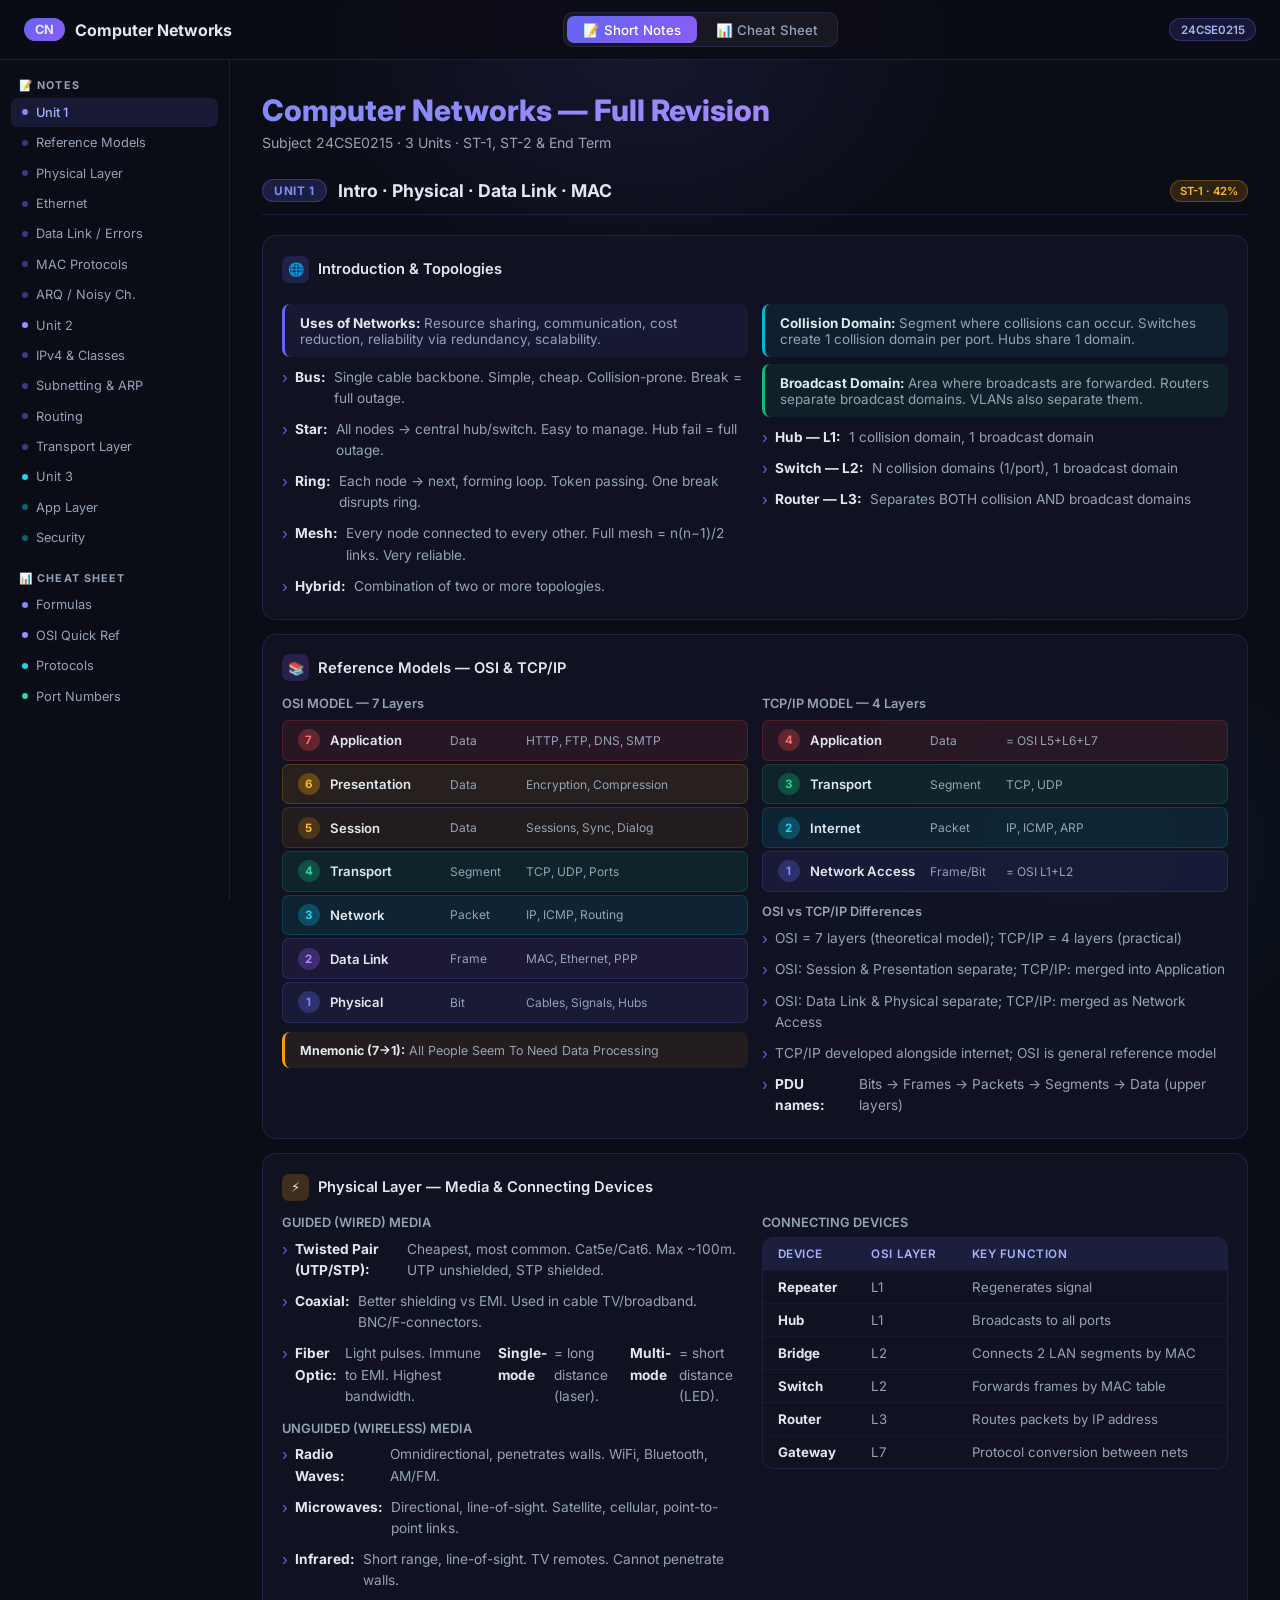
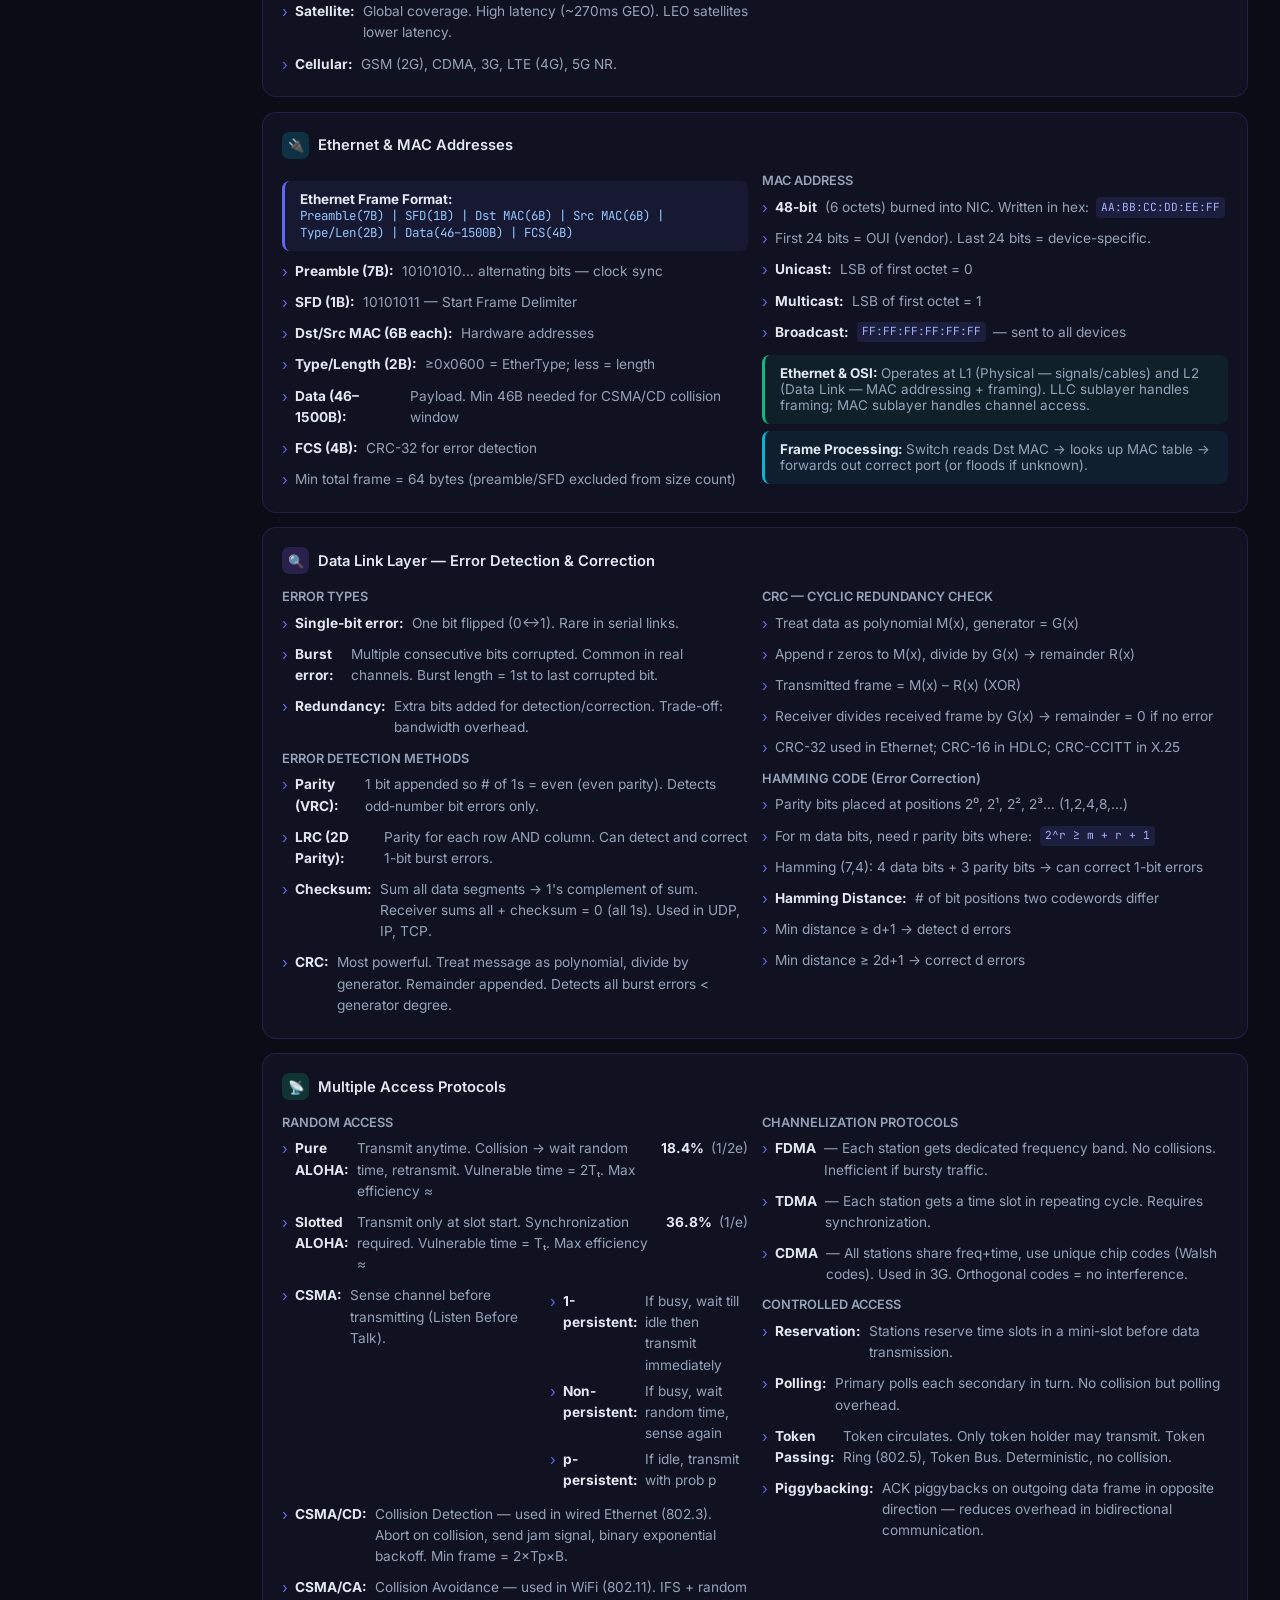
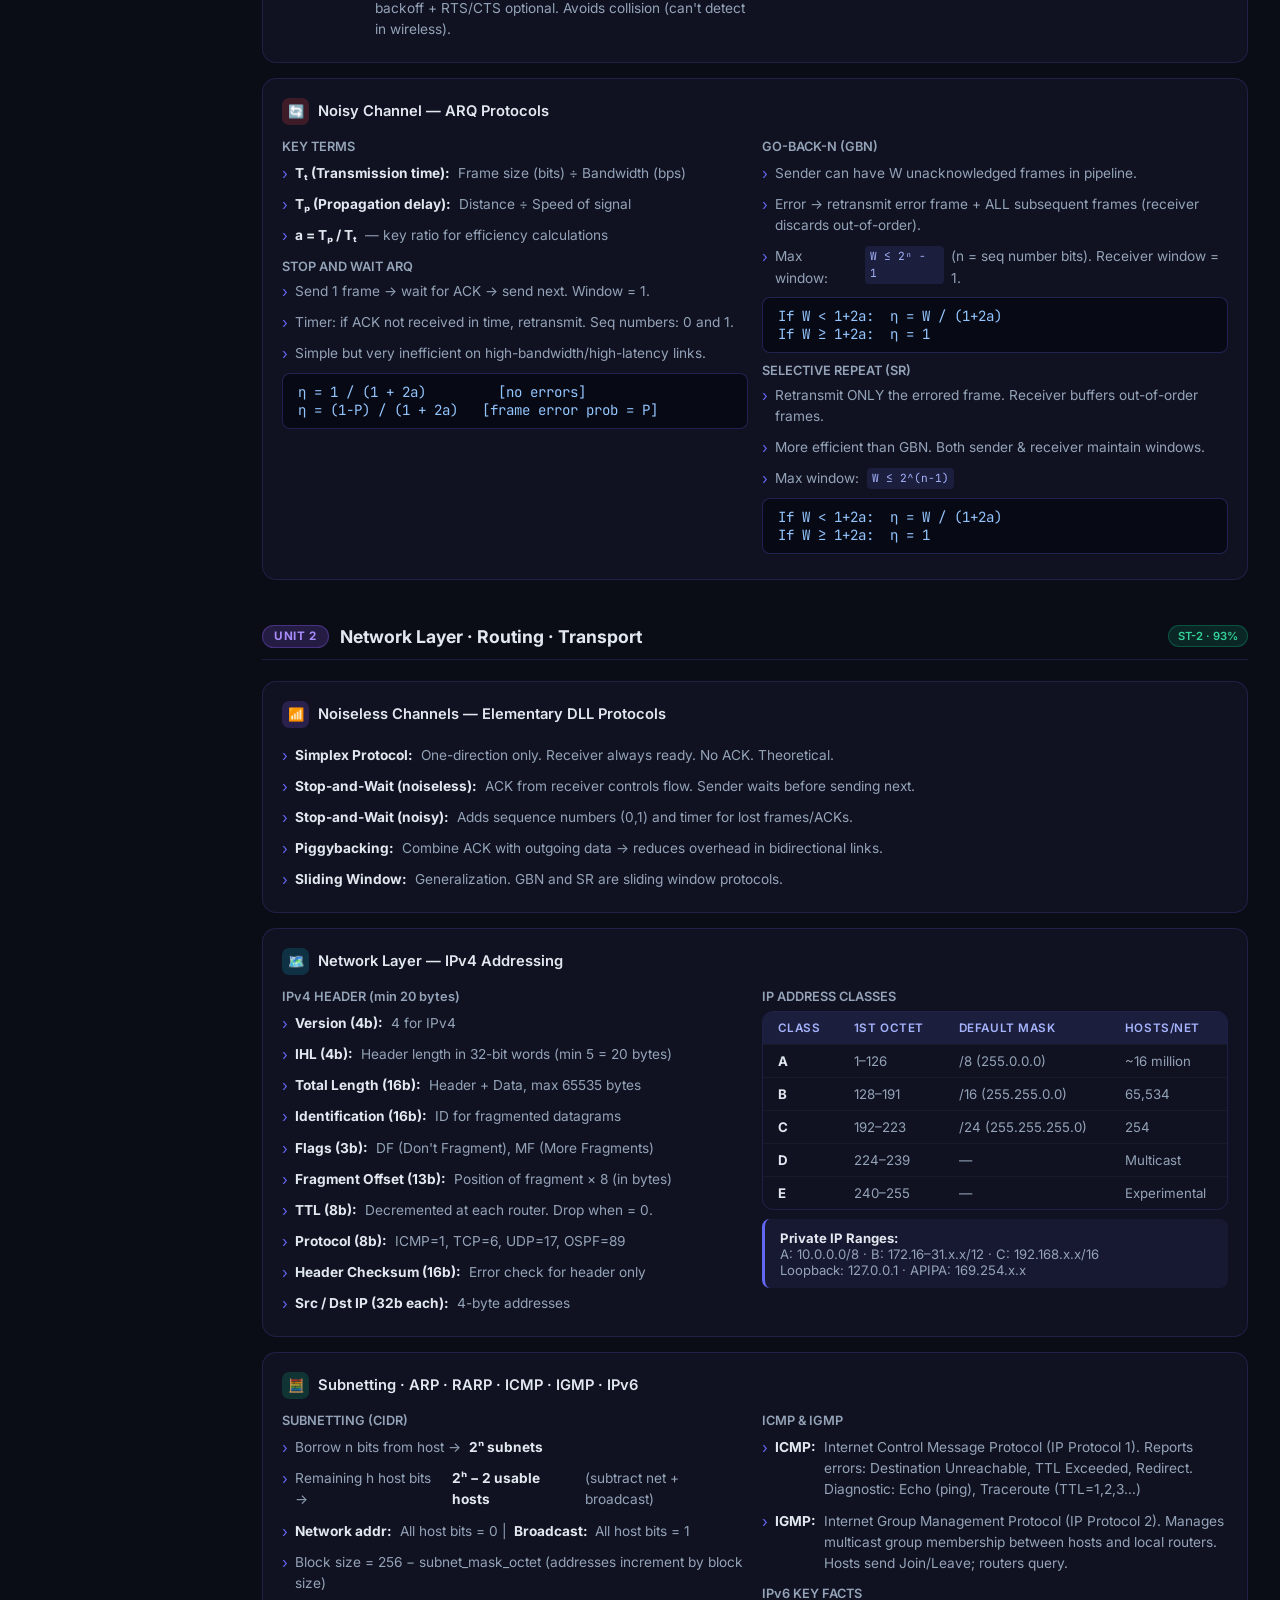
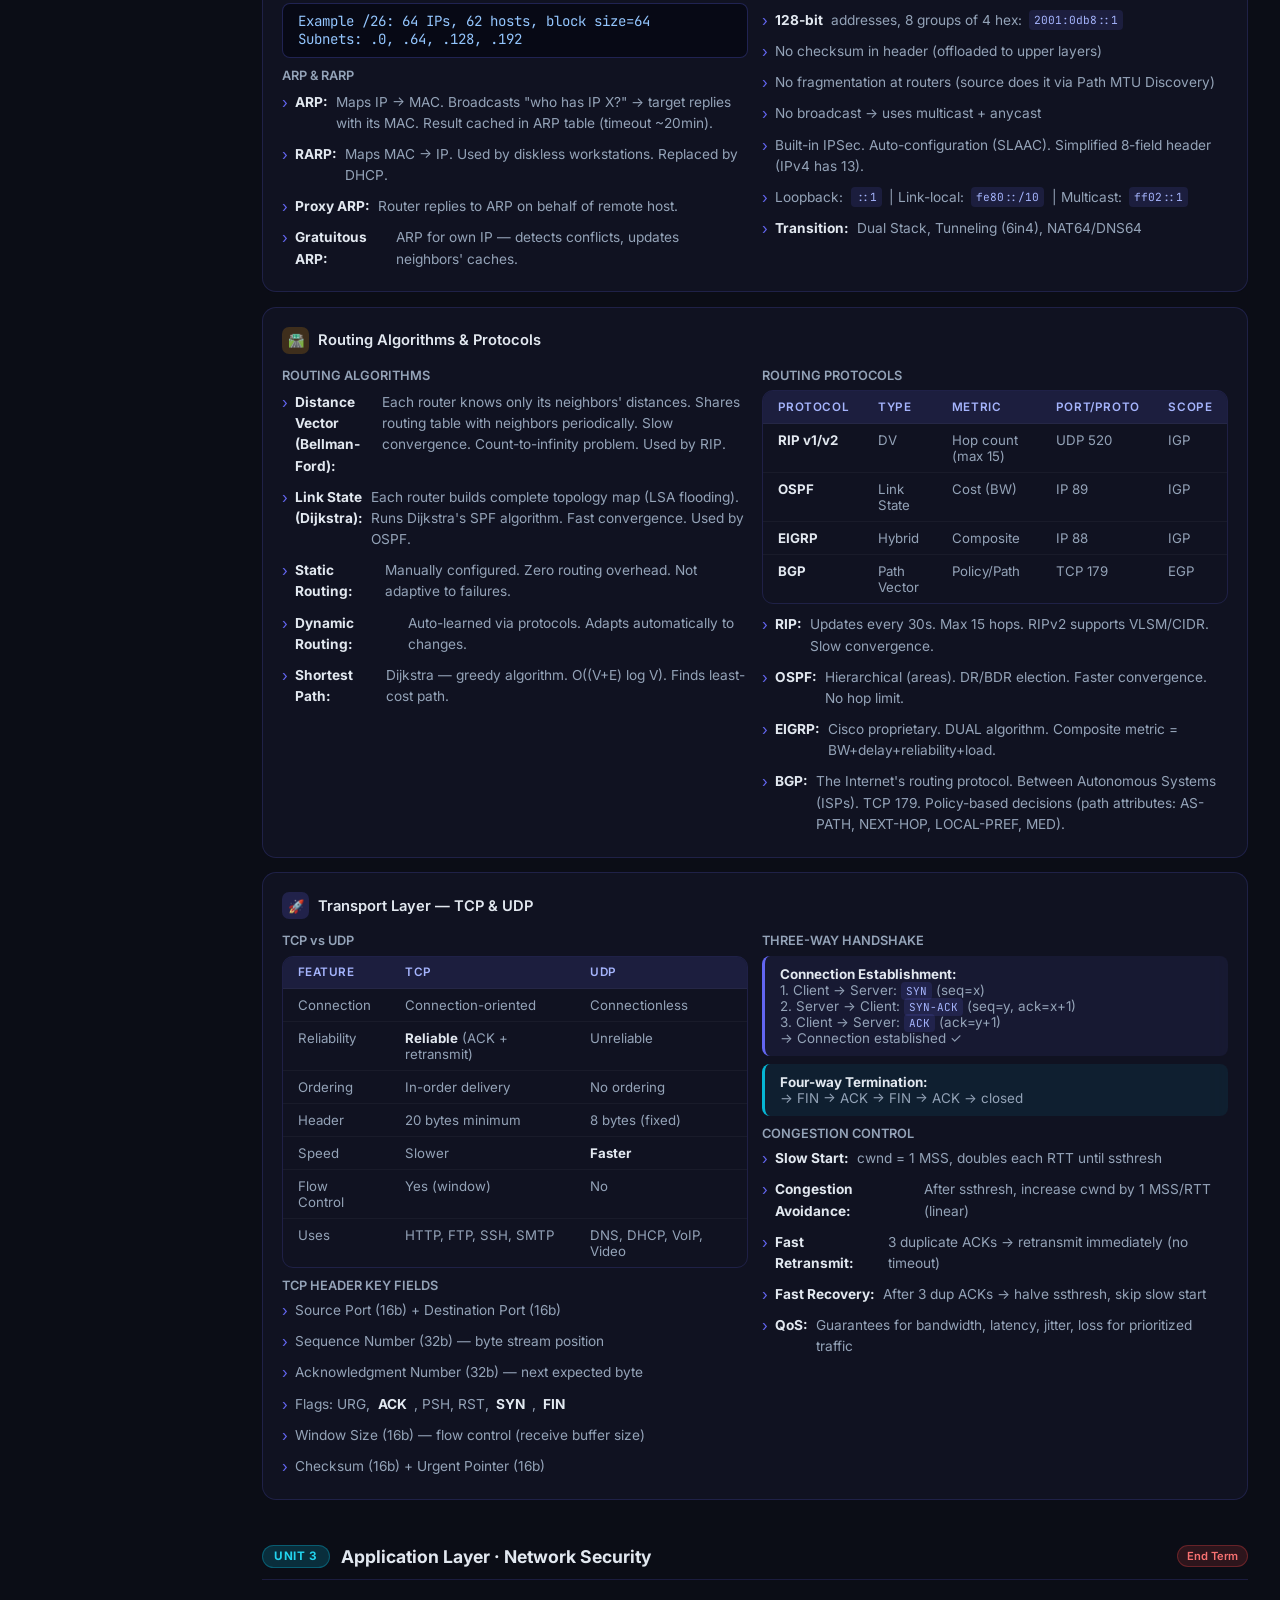
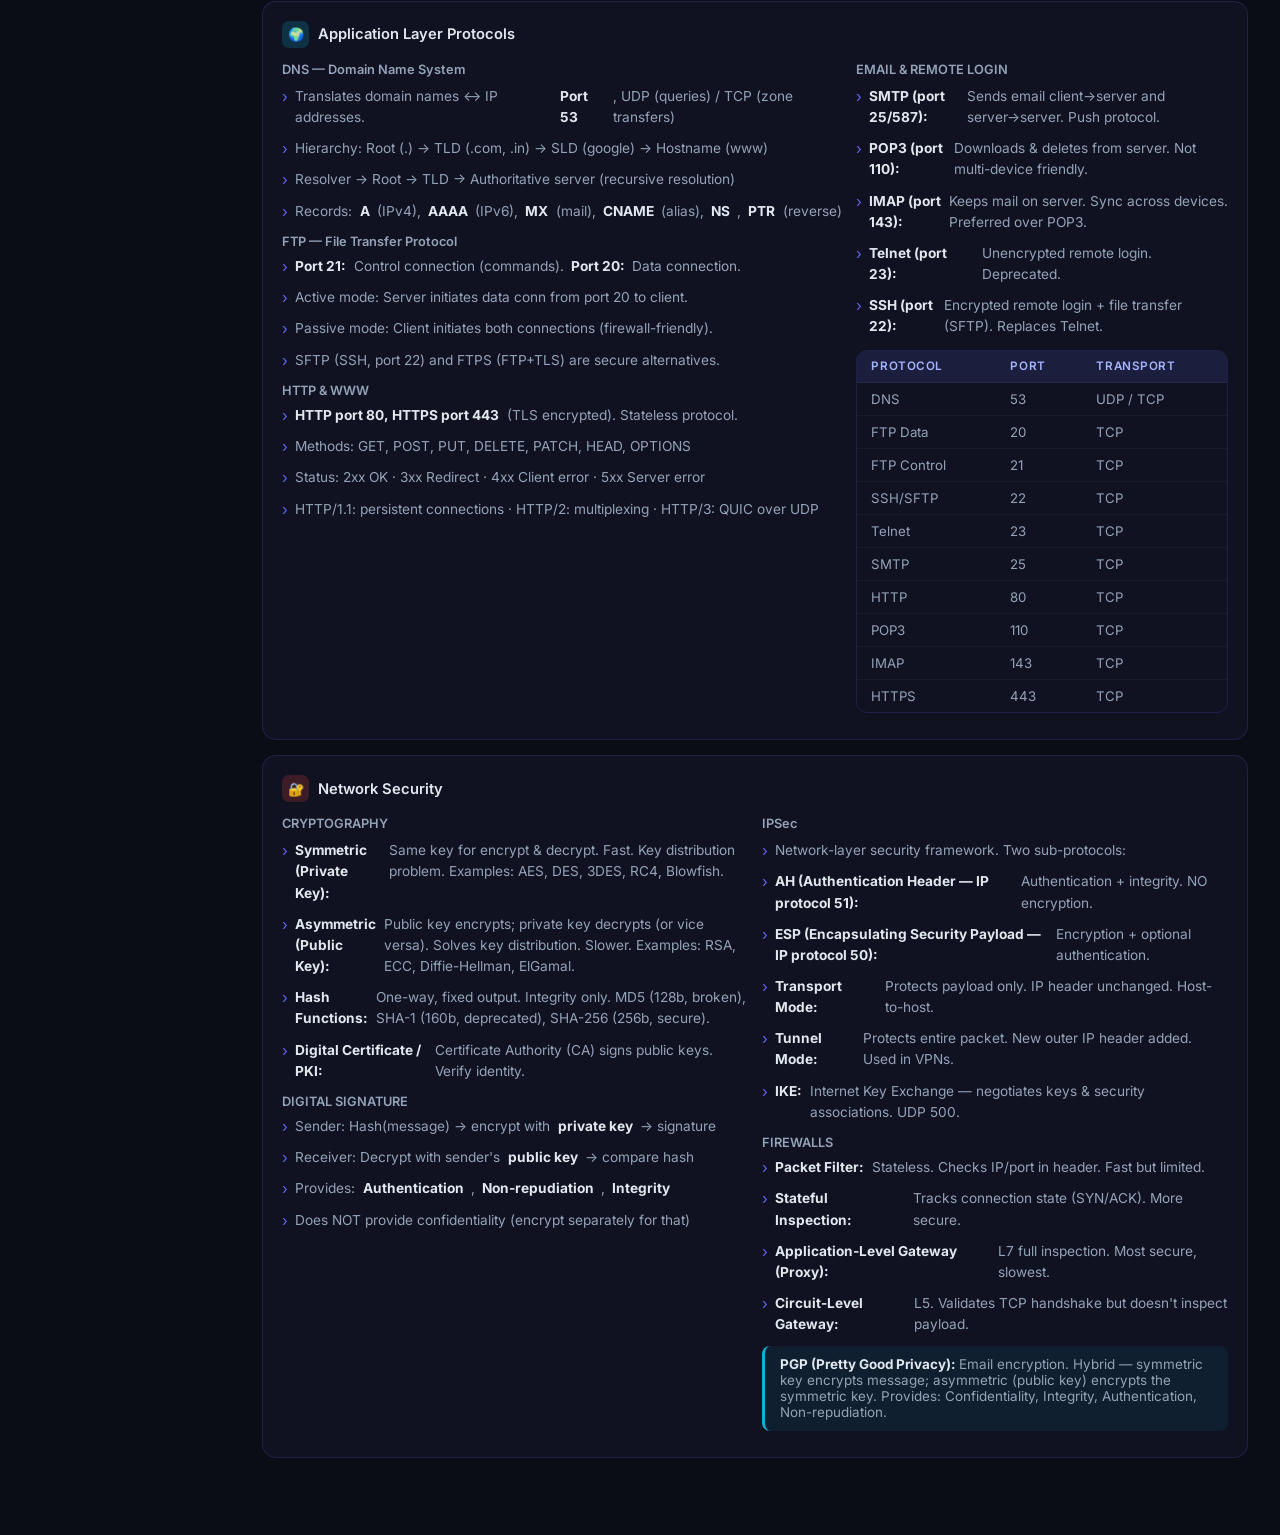
<file: cn-notes.html>
<!DOCTYPE html>
<html lang="en">
<head>
<meta charset="UTF-8">
<meta name="viewport" content="width=device-width, initial-scale=1.0">
<title>Computer Networks – Full Revision | 24CSE0215</title>
<meta name="description" content="Complete CN revision notes and formula cheat sheet for 24CSE0215 Computer Networks. OSI, TCP/IP, Routing, Transport, Application & Security.">
<link href="https://fonts.googleapis.com/css2?family=Inter:wght@300;400;500;600;700;800&family=JetBrains+Mono:wght@400;500&display=swap" rel="stylesheet">
<style>
:root{--bg:#0b0d16;--sf:rgba(18,21,36,.85);--br:rgba(99,102,241,.18);--tx:#e2e8f0;--mu:#94a3b8;--ac:#6366f1;--v2:#8b5cf6;--cy:#06b6d4;--gn:#10b981;--yw:#f59e0b;--rd:#ef4444}
*{margin:0;padding:0;box-sizing:border-box}
html{scroll-behavior:smooth}
body{font-family:'Inter',system-ui,sans-serif;background:var(--bg);color:var(--tx);min-height:100vh;overflow-x:hidden}
.ga1{position:fixed;top:-200px;left:50%;transform:translateX(-50%);width:700px;height:500px;background:radial-gradient(ellipse,rgba(99,102,241,.12),transparent 70%);pointer-events:none;z-index:0}
.ga2{position:fixed;bottom:-200px;right:-100px;width:600px;height:500px;background:radial-gradient(ellipse,rgba(6,182,212,.08),transparent 70%);pointer-events:none;z-index:0}
header{position:sticky;top:0;z-index:100;height:60px;display:flex;align-items:center;justify-content:space-between;padding:0 1.5rem;background:rgba(11,13,22,.92);backdrop-filter:blur(20px);border-bottom:1px solid var(--br)}
.logo{display:flex;align-items:center;gap:.6rem;font-weight:700;font-size:1rem}
.logo-pill{padding:.28rem .7rem;border-radius:999px;background:linear-gradient(135deg,var(--ac),var(--v2));font-size:.8rem;font-weight:700}
.tabs{display:flex;gap:3px;background:rgba(255,255,255,.05);border:1px solid var(--br);border-radius:10px;padding:3px}
.tab{padding:.35rem 1rem;border:none;border-radius:7px;cursor:pointer;font-size:.83rem;font-weight:500;background:transparent;color:var(--mu);transition:all .2s;font-family:'Inter',sans-serif}
.tab.on{background:linear-gradient(135deg,var(--ac),var(--v2));color:#fff}
.hbadge{font-size:.72rem;font-weight:600;padding:.22rem .65rem;border-radius:999px;background:rgba(99,102,241,.15);border:1px solid rgba(99,102,241,.3);color:#a5b4fc}
.layout{display:flex;min-height:calc(100vh - 60px);position:relative;z-index:1}
aside{width:230px;flex-shrink:0;padding:1.2rem .7rem;position:sticky;top:60px;height:calc(100vh - 60px);overflow-y:auto;border-right:1px solid var(--br)}
.ng{margin-bottom:1.2rem}
.nl2{font-size:.67rem;font-weight:700;text-transform:uppercase;letter-spacing:.1em;color:var(--mu);padding:0 .5rem;margin-bottom:.35rem}
.na{display:flex;align-items:center;gap:.45rem;padding:.45rem .7rem;border-radius:7px;cursor:pointer;font-size:.8rem;color:var(--mu);transition:all .18s;margin-bottom:1px;text-decoration:none}
.na:hover{background:rgba(99,102,241,.1);color:var(--tx)}
.na.on{background:rgba(99,102,241,.15);color:#a5b4fc;font-weight:500}
.nd{width:6px;height:6px;border-radius:50%;flex-shrink:0}
main{flex:1;padding:2rem;min-width:0}
.panel{display:none}
.panel.on{display:block}
.ph{margin-bottom:1.8rem}
.ph h1{font-size:1.85rem;font-weight:800;background:linear-gradient(135deg,#818cf8,#c084fc);-webkit-background-clip:text;-webkit-text-fill-color:transparent;background-clip:text;margin-bottom:.35rem}
.ph p{color:var(--mu);font-size:.88rem}
.unit{margin-bottom:2.8rem;scroll-margin-top:75px}
.uh{display:flex;align-items:center;gap:.7rem;margin-bottom:1.3rem;padding-bottom:.7rem;border-bottom:1px solid var(--br)}
.ub{padding:.22rem .7rem;border-radius:999px;font-size:.73rem;font-weight:700;text-transform:uppercase;letter-spacing:.05em}
.ub.u1{background:rgba(99,102,241,.2);color:#818cf8;border:1px solid rgba(99,102,241,.35)}
.ub.u2{background:rgba(139,92,246,.2);color:#a78bfa;border:1px solid rgba(139,92,246,.35)}
.ub.u3{background:rgba(6,182,212,.2);color:#22d3ee;border:1px solid rgba(6,182,212,.35)}
.uh h2{font-size:1.1rem;font-weight:700}
.sp{margin-left:auto;font-size:.7rem;font-weight:600;padding:.18rem .55rem;border-radius:999px}
.sp.s1{background:rgba(245,158,11,.15);color:#fbbf24;border:1px solid rgba(245,158,11,.3)}
.sp.s2{background:rgba(16,185,129,.15);color:#34d399;border:1px solid rgba(16,185,129,.3)}
.sp.et{background:rgba(239,68,68,.15);color:#f87171;border:1px solid rgba(239,68,68,.3)}
.card{background:var(--sf);backdrop-filter:blur(20px);border:1px solid var(--br);border-radius:14px;padding:1.2rem;margin-bottom:.9rem}
.ch{display:flex;align-items:center;gap:.55rem;font-size:.92rem;font-weight:600;margin-bottom:.9rem}
.ci{width:27px;height:27px;border-radius:7px;display:flex;align-items:center;justify-content:center;font-size:.82rem}
.ci1{background:rgba(99,102,241,.2)} .ci2{background:rgba(139,92,246,.2)} .ci3{background:rgba(6,182,212,.2)} .ci4{background:rgba(16,185,129,.2)} .ci5{background:rgba(245,158,11,.2)} .ci6{background:rgba(239,68,68,.2)}
.nl{list-style:none;display:flex;flex-direction:column;gap:.32rem}
.nl li{display:flex;gap:.45rem;align-items:flex-start;font-size:.855rem;color:var(--mu);line-height:1.55;padding:.15rem 0}
.nl li::before{content:'›';color:var(--ac);flex-shrink:0;font-size:.95rem;line-height:1.4}
.nl li b,.nl li strong{color:var(--tx)}
.g2{display:grid;grid-template-columns:1fr 1fr;gap:.9rem}
.ga{display:grid;grid-template-columns:repeat(auto-fill,minmax(310px,1fr));gap:.8rem}
.hb{border-radius:8px;padding:.65rem .9rem;margin:.45rem 0;font-size:.84rem;border-left:3px solid;color:var(--mu)}
.hb b{color:var(--tx)}
.hb.bl{background:rgba(99,102,241,.08);border-color:var(--ac)}
.hb.cy{background:rgba(6,182,212,.08);border-color:var(--cy)}
.hb.gn{background:rgba(16,185,129,.08);border-color:var(--gn)}
.hb.yw{background:rgba(245,158,11,.08);border-color:var(--yw)}
.hb.rd{background:rgba(239,68,68,.08);border-color:var(--rd)}
code{font-family:'JetBrains Mono',monospace;background:rgba(99,102,241,.14);color:#a5b4fc;padding:.1rem .32rem;border-radius:4px;font-size:.82em}
.fm{font-family:'JetBrains Mono',monospace;background:rgba(8,10,22,.95);border:1px solid rgba(99,102,241,.28);border-radius:8px;padding:.55rem .9rem;font-size:.88rem;color:#93c5fd;margin:.38rem 0;display:block;white-space:pre}
.tw{overflow-x:auto;border-radius:11px;border:1px solid var(--br);margin:.45rem 0}
table{width:100%;border-collapse:collapse;font-size:.83rem}
th{background:rgba(99,102,241,.14);padding:.55rem .9rem;text-align:left;font-weight:600;font-size:.73rem;text-transform:uppercase;letter-spacing:.05em;color:#a5b4fc;white-space:nowrap}
td{padding:.5rem .9rem;border-top:1px solid rgba(255,255,255,.04);color:var(--mu);vertical-align:top}
td b,td strong{color:var(--tx)}
tr:hover td{background:rgba(99,102,241,.04)}
.fc{background:rgba(8,10,22,.95);border:1px solid rgba(99,102,241,.2);border-radius:11px;padding:.9rem}
.fn{font-size:.7rem;font-weight:700;text-transform:uppercase;letter-spacing:.08em;color:var(--ac);margin-bottom:.3rem}
.feq{font-family:'JetBrains Mono',monospace;font-size:.93rem;color:#93c5fd;font-weight:500;white-space:pre}
.fnote{font-size:.73rem;color:var(--mu);margin-top:.22rem}
.chip{display:inline-block;font-size:.68rem;padding:.1rem .42rem;border-radius:999px;font-weight:600;margin:.08rem}
.cb{background:rgba(99,102,241,.2);color:#818cf8} .cp{background:rgba(139,92,246,.2);color:#a78bfa} .cc{background:rgba(6,182,212,.2);color:#22d3ee} .cg{background:rgba(16,185,129,.2);color:#34d399} .cy2{background:rgba(245,158,11,.2);color:#fbbf24} .cr{background:rgba(239,68,68,.2);color:#f87171}
.osi{display:flex;flex-direction:column;gap:3px}
.ol{display:flex;align-items:center;gap:.65rem;padding:.52rem .9rem;border-radius:7px;font-size:.82rem}
.on2{width:22px;height:22px;border-radius:50%;display:flex;align-items:center;justify-content:center;font-size:.72rem;font-weight:700;flex-shrink:0}
.oname{font-weight:600;min-width:110px}
.opdu{font-size:.75rem;color:var(--mu);min-width:65px}
.ofunc{font-size:.75rem;color:var(--mu);flex:1}
::-webkit-scrollbar{width:5px}
::-webkit-scrollbar-track{background:transparent}
::-webkit-scrollbar-thumb{background:rgba(99,102,241,.3);border-radius:3px}
@media(max-width:900px){aside{display:none}main{padding:1.2rem}.g2{grid-template-columns:1fr}}
</style>
</head>
<body>
<div class="ga1"></div><div class="ga2"></div>

<header>
  <div class="logo"><div class="logo-pill">CN</div>Computer Networks</div>
  <div class="tabs">
    <button class="tab on" id="btn-n" onclick="sw('n')">📝 Short Notes</button>
    <button class="tab" id="btn-c" onclick="sw('c')">📊 Cheat Sheet</button>
  </div>
  <div class="hbadge">24CSE0215</div>
</header>

<div class="layout">
<aside>
  <div class="ng">
    <div class="nl2">📝 Notes</div>
    <a class="na on" href="#u1" onclick="sw('n')"><span class="nd" style="background:#818cf8"></span>Unit 1</a>
    <a class="na" href="#u1-osi" onclick="sw('n')"><span class="nd" style="background:#6366f1;opacity:.5"></span>Reference Models</a>
    <a class="na" href="#u1-phy" onclick="sw('n')"><span class="nd" style="background:#6366f1;opacity:.5"></span>Physical Layer</a>
    <a class="na" href="#u1-eth" onclick="sw('n')"><span class="nd" style="background:#6366f1;opacity:.5"></span>Ethernet</a>
    <a class="na" href="#u1-dll" onclick="sw('n')"><span class="nd" style="background:#6366f1;opacity:.5"></span>Data Link / Errors</a>
    <a class="na" href="#u1-mac" onclick="sw('n')"><span class="nd" style="background:#6366f1;opacity:.5"></span>MAC Protocols</a>
    <a class="na" href="#u1-arq" onclick="sw('n')"><span class="nd" style="background:#6366f1;opacity:.5"></span>ARQ / Noisy Ch.</a>
    <a class="na" href="#u2" onclick="sw('n')"><span class="nd" style="background:#a78bfa"></span>Unit 2</a>
    <a class="na" href="#u2-ip" onclick="sw('n')"><span class="nd" style="background:#8b5cf6;opacity:.5"></span>IPv4 & Classes</a>
    <a class="na" href="#u2-sub" onclick="sw('n')"><span class="nd" style="background:#8b5cf6;opacity:.5"></span>Subnetting & ARP</a>
    <a class="na" href="#u2-rt" onclick="sw('n')"><span class="nd" style="background:#8b5cf6;opacity:.5"></span>Routing</a>
    <a class="na" href="#u2-tcp" onclick="sw('n')"><span class="nd" style="background:#8b5cf6;opacity:.5"></span>Transport Layer</a>
    <a class="na" href="#u3" onclick="sw('n')"><span class="nd" style="background:#22d3ee"></span>Unit 3</a>
    <a class="na" href="#u3-app" onclick="sw('n')"><span class="nd" style="background:#06b6d4;opacity:.5"></span>App Layer</a>
    <a class="na" href="#u3-sec" onclick="sw('n')"><span class="nd" style="background:#06b6d4;opacity:.5"></span>Security</a>
  </div>
  <div class="ng">
    <div class="nl2">📊 Cheat Sheet</div>
    <a class="na" href="#cs-f" onclick="sw('c')"><span class="nd" style="background:#818cf8"></span>Formulas</a>
    <a class="na" href="#cs-o" onclick="sw('c')"><span class="nd" style="background:#a78bfa"></span>OSI Quick Ref</a>
    <a class="na" href="#cs-p" onclick="sw('c')"><span class="nd" style="background:#22d3ee"></span>Protocols</a>
    <a class="na" href="#cs-pt" onclick="sw('c')"><span class="nd" style="background:#34d399"></span>Port Numbers</a>
  </div>
</aside>

<main>
<!-- ====== NOTES PANEL ====== -->
<div id="pn" class="panel on">

<div class="ph"><h1>Computer Networks — Full Revision</h1><p>Subject 24CSE0215 · 3 Units · ST-1, ST-2 &amp; End Term</p></div>

<!-- UNIT 1 -->
<div class="unit" id="u1">
<div class="uh"><span class="ub u1">Unit 1</span><h2>Intro · Physical · Data Link · MAC</h2><span class="sp s1">ST-1 · 42%</span></div>

<div class="card">
<div class="ch"><div class="ci ci1">🌐</div>Introduction & Topologies</div>
<div class="g2">
<div>
<div class="hb bl"><b>Uses of Networks:</b> Resource sharing, communication, cost reduction, reliability via redundancy, scalability.</div>
<ul class="nl">
<li><b>Bus:</b> Single cable backbone. Simple, cheap. Collision-prone. Break = full outage.</li>
<li><b>Star:</b> All nodes → central hub/switch. Easy to manage. Hub fail = full outage.</li>
<li><b>Ring:</b> Each node → next, forming loop. Token passing. One break disrupts ring.</li>
<li><b>Mesh:</b> Every node connected to every other. Full mesh = n(n−1)/2 links. Very reliable.</li>
<li><b>Hybrid:</b> Combination of two or more topologies.</li>
</ul>
</div>
<div>
<div class="hb cy"><b>Collision Domain:</b> Segment where collisions can occur. Switches create 1 collision domain per port. Hubs share 1 domain.</div>
<div class="hb gn"><b>Broadcast Domain:</b> Area where broadcasts are forwarded. Routers separate broadcast domains. VLANs also separate them.</div>
<ul class="nl">
<li><b>Hub — L1:</b> 1 collision domain, 1 broadcast domain</li>
<li><b>Switch — L2:</b> N collision domains (1/port), 1 broadcast domain</li>
<li><b>Router — L3:</b> Separates BOTH collision AND broadcast domains</li>
</ul>
</div>
</div>
</div>

<div class="card" id="u1-osi">
<div class="ch"><div class="ci ci2">📚</div>Reference Models — OSI & TCP/IP</div>
<div class="g2">
<div>
<p style="font-size:.8rem;font-weight:600;color:var(--mu);margin-bottom:.6rem">OSI MODEL — 7 Layers</p>
<div class="osi">
<div class="ol" style="background:rgba(239,68,68,.1);border:1px solid rgba(239,68,68,.2)"><div class="on2" style="background:rgba(239,68,68,.3);color:#f87171">7</div><div class="oname">Application</div><div class="opdu">Data</div><div class="ofunc">HTTP, FTP, DNS, SMTP</div></div>
<div class="ol" style="background:rgba(245,158,11,.1);border:1px solid rgba(245,158,11,.2)"><div class="on2" style="background:rgba(245,158,11,.3);color:#fbbf24">6</div><div class="oname">Presentation</div><div class="opdu">Data</div><div class="ofunc">Encryption, Compression</div></div>
<div class="ol" style="background:rgba(245,158,11,.08);border:1px solid rgba(245,158,11,.15)"><div class="on2" style="background:rgba(245,158,11,.2);color:#fbbf24">5</div><div class="oname">Session</div><div class="opdu">Data</div><div class="ofunc">Sessions, Sync, Dialog</div></div>
<div class="ol" style="background:rgba(16,185,129,.1);border:1px solid rgba(16,185,129,.2)"><div class="on2" style="background:rgba(16,185,129,.3);color:#34d399">4</div><div class="oname">Transport</div><div class="opdu">Segment</div><div class="ofunc">TCP, UDP, Ports</div></div>
<div class="ol" style="background:rgba(6,182,212,.1);border:1px solid rgba(6,182,212,.2)"><div class="on2" style="background:rgba(6,182,212,.3);color:#22d3ee">3</div><div class="oname">Network</div><div class="opdu">Packet</div><div class="ofunc">IP, ICMP, Routing</div></div>
<div class="ol" style="background:rgba(139,92,246,.1);border:1px solid rgba(139,92,246,.2)"><div class="on2" style="background:rgba(139,92,246,.3);color:#a78bfa">2</div><div class="oname">Data Link</div><div class="opdu">Frame</div><div class="ofunc">MAC, Ethernet, PPP</div></div>
<div class="ol" style="background:rgba(99,102,241,.1);border:1px solid rgba(99,102,241,.2)"><div class="on2" style="background:rgba(99,102,241,.3);color:#818cf8">1</div><div class="oname">Physical</div><div class="opdu">Bit</div><div class="ofunc">Cables, Signals, Hubs</div></div>
</div>
<div class="hb yw" style="margin-top:.6rem;font-size:.78rem"><b>Mnemonic (7→1):</b> All People Seem To Need Data Processing</div>
</div>
<div>
<p style="font-size:.8rem;font-weight:600;color:var(--mu);margin-bottom:.6rem">TCP/IP MODEL — 4 Layers</p>
<div class="osi">
<div class="ol" style="background:rgba(239,68,68,.1);border:1px solid rgba(239,68,68,.2)"><div class="on2" style="background:rgba(239,68,68,.3);color:#f87171">4</div><div class="oname">Application</div><div class="opdu">Data</div><div class="ofunc">= OSI L5+L6+L7</div></div>
<div class="ol" style="background:rgba(16,185,129,.1);border:1px solid rgba(16,185,129,.2)"><div class="on2" style="background:rgba(16,185,129,.3);color:#34d399">3</div><div class="oname">Transport</div><div class="opdu">Segment</div><div class="ofunc">TCP, UDP</div></div>
<div class="ol" style="background:rgba(6,182,212,.1);border:1px solid rgba(6,182,212,.2)"><div class="on2" style="background:rgba(6,182,212,.3);color:#22d3ee">2</div><div class="oname">Internet</div><div class="opdu">Packet</div><div class="ofunc">IP, ICMP, ARP</div></div>
<div class="ol" style="background:rgba(99,102,241,.1);border:1px solid rgba(99,102,241,.2)"><div class="on2" style="background:rgba(99,102,241,.3);color:#818cf8">1</div><div class="oname">Network Access</div><div class="opdu">Frame/Bit</div><div class="ofunc">= OSI L1+L2</div></div>
</div>
<p style="font-size:.8rem;font-weight:600;color:var(--mu);margin:.8rem 0 .4rem">OSI vs TCP/IP Differences</p>
<ul class="nl">
<li>OSI = 7 layers (theoretical model); TCP/IP = 4 layers (practical)</li>
<li>OSI: Session &amp; Presentation separate; TCP/IP: merged into Application</li>
<li>OSI: Data Link &amp; Physical separate; TCP/IP: merged as Network Access</li>
<li>TCP/IP developed alongside internet; OSI is general reference model</li>
<li><b>PDU names:</b> Bits → Frames → Packets → Segments → Data (upper layers)</li>
</ul>
</div>
</div>
</div>

<div class="card" id="u1-phy">
<div class="ch"><div class="ci ci5">⚡</div>Physical Layer — Media & Connecting Devices</div>
<div class="g2">
<div>
<p style="font-size:.8rem;font-weight:600;color:var(--mu);margin-bottom:.4rem">GUIDED (WIRED) MEDIA</p>
<ul class="nl">
<li><b>Twisted Pair (UTP/STP):</b> Cheapest, most common. Cat5e/Cat6. Max ~100m. UTP unshielded, STP shielded.</li>
<li><b>Coaxial:</b> Better shielding vs EMI. Used in cable TV/broadband. BNC/F-connectors.</li>
<li><b>Fiber Optic:</b> Light pulses. Immune to EMI. Highest bandwidth. <b>Single-mode</b> = long distance (laser). <b>Multi-mode</b> = short distance (LED).</li>
</ul>
<p style="font-size:.8rem;font-weight:600;color:var(--mu);margin:.7rem 0 .4rem">UNGUIDED (WIRELESS) MEDIA</p>
<ul class="nl">
<li><b>Radio Waves:</b> Omnidirectional, penetrates walls. WiFi, Bluetooth, AM/FM.</li>
<li><b>Microwaves:</b> Directional, line-of-sight. Satellite, cellular, point-to-point links.</li>
<li><b>Infrared:</b> Short range, line-of-sight. TV remotes. Cannot penetrate walls.</li>
<li><b>Satellite:</b> Global coverage. High latency (~270ms GEO). LEO satellites lower latency.</li>
<li><b>Cellular:</b> GSM (2G), CDMA, 3G, LTE (4G), 5G NR.</li>
</ul>
</div>
<div>
<p style="font-size:.8rem;font-weight:600;color:var(--mu);margin-bottom:.4rem">CONNECTING DEVICES</p>
<div class="tw">
<table>
<tr><th>Device</th><th>OSI Layer</th><th>Key Function</th></tr>
<tr><td><b>Repeater</b></td><td>L1</td><td>Regenerates signal</td></tr>
<tr><td><b>Hub</b></td><td>L1</td><td>Broadcasts to all ports</td></tr>
<tr><td><b>Bridge</b></td><td>L2</td><td>Connects 2 LAN segments by MAC</td></tr>
<tr><td><b>Switch</b></td><td>L2</td><td>Forwards frames by MAC table</td></tr>
<tr><td><b>Router</b></td><td>L3</td><td>Routes packets by IP address</td></tr>
<tr><td><b>Gateway</b></td><td>L7</td><td>Protocol conversion between nets</td></tr>
</table>
</div>
</div>
</div>
</div>

<div class="card" id="u1-eth">
<div class="ch"><div class="ci ci3">🔌</div>Ethernet & MAC Addresses</div>
<div class="g2">
<div>
<div class="hb bl"><b>Ethernet Frame Format:</b><br>
<span style="font-family:'JetBrains Mono',mono;font-size:.78rem;color:#93c5fd">Preamble(7B) | SFD(1B) | Dst MAC(6B) | Src MAC(6B) | Type/Len(2B) | Data(46–1500B) | FCS(4B)</span></div>
<ul class="nl">
<li><b>Preamble (7B):</b> 10101010… alternating bits — clock sync</li>
<li><b>SFD (1B):</b> 10101011 — Start Frame Delimiter</li>
<li><b>Dst/Src MAC (6B each):</b> Hardware addresses</li>
<li><b>Type/Length (2B):</b> ≥0x0600 = EtherType; less = length</li>
<li><b>Data (46–1500B):</b> Payload. Min 46B needed for CSMA/CD collision window</li>
<li><b>FCS (4B):</b> CRC-32 for error detection</li>
<li>Min total frame = 64 bytes (preamble/SFD excluded from size count)</li>
</ul>
</div>
<div>
<p style="font-size:.8rem;font-weight:600;color:var(--mu);margin-bottom:.4rem">MAC ADDRESS</p>
<ul class="nl">
<li><b>48-bit</b> (6 octets) burned into NIC. Written in hex: <code>AA:BB:CC:DD:EE:FF</code></li>
<li>First 24 bits = OUI (vendor). Last 24 bits = device-specific.</li>
<li><b>Unicast:</b> LSB of first octet = 0</li>
<li><b>Multicast:</b> LSB of first octet = 1</li>
<li><b>Broadcast:</b> <code>FF:FF:FF:FF:FF:FF</code> — sent to all devices</li>
</ul>
<div class="hb gn" style="margin-top:.6rem"><b>Ethernet &amp; OSI:</b> Operates at L1 (Physical — signals/cables) and L2 (Data Link — MAC addressing + framing). LLC sublayer handles framing; MAC sublayer handles channel access.</div>
<div class="hb cy" style="margin-top:.4rem"><b>Frame Processing:</b> Switch reads Dst MAC → looks up MAC table → forwards out correct port (or floods if unknown).</div>
</div>
</div>
</div>

<div class="card" id="u1-dll">
<div class="ch"><div class="ci ci2">🔍</div>Data Link Layer — Error Detection & Correction</div>
<div class="g2">
<div>
<p style="font-size:.8rem;font-weight:600;color:var(--mu);margin-bottom:.4rem">ERROR TYPES</p>
<ul class="nl">
<li><b>Single-bit error:</b> One bit flipped (0↔1). Rare in serial links.</li>
<li><b>Burst error:</b> Multiple consecutive bits corrupted. Common in real channels. Burst length = 1st to last corrupted bit.</li>
<li><b>Redundancy:</b> Extra bits added for detection/correction. Trade-off: bandwidth overhead.</li>
</ul>
<p style="font-size:.8rem;font-weight:600;color:var(--mu);margin:.6rem 0 .4rem">ERROR DETECTION METHODS</p>
<ul class="nl">
<li><b>Parity (VRC):</b> 1 bit appended so # of 1s = even (even parity). Detects odd-number bit errors only.</li>
<li><b>LRC (2D Parity):</b> Parity for each row AND column. Can detect and correct 1-bit burst errors.</li>
<li><b>Checksum:</b> Sum all data segments → 1's complement of sum. Receiver sums all + checksum = 0 (all 1s). Used in UDP, IP, TCP.</li>
<li><b>CRC:</b> Most powerful. Treat message as polynomial, divide by generator. Remainder appended. Detects all burst errors &lt; generator degree.</li>
</ul>
</div>
<div>
<p style="font-size:.8rem;font-weight:600;color:var(--mu);margin-bottom:.4rem">CRC — CYCLIC REDUNDANCY CHECK</p>
<ul class="nl">
<li>Treat data as polynomial M(x), generator = G(x)</li>
<li>Append r zeros to M(x), divide by G(x) → remainder R(x)</li>
<li>Transmitted frame = M(x) – R(x) (XOR)</li>
<li>Receiver divides received frame by G(x) → remainder = 0 if no error</li>
<li>CRC-32 used in Ethernet; CRC-16 in HDLC; CRC-CCITT in X.25</li>
</ul>
<p style="font-size:.8rem;font-weight:600;color:var(--mu);margin:.6rem 0 .4rem">HAMMING CODE (Error Correction)</p>
<ul class="nl">
<li>Parity bits placed at positions 2⁰, 2¹, 2², 2³… (1,2,4,8,…)</li>
<li>For m data bits, need r parity bits where: <code>2^r ≥ m + r + 1</code></li>
<li>Hamming (7,4): 4 data bits + 3 parity bits → can correct 1-bit errors</li>
<li><b>Hamming Distance:</b> # of bit positions two codewords differ</li>
<li>Min distance ≥ d+1 → detect d errors</li>
<li>Min distance ≥ 2d+1 → correct d errors</li>
</ul>
</div>
</div>
</div>

<div class="card" id="u1-mac">
<div class="ch"><div class="ci ci4">📡</div>Multiple Access Protocols</div>
<div class="g2">
<div>
<p style="font-size:.8rem;font-weight:600;color:var(--mu);margin-bottom:.4rem">RANDOM ACCESS</p>
<ul class="nl">
<li><b>Pure ALOHA:</b> Transmit anytime. Collision → wait random time, retransmit. Vulnerable time = 2Tₜ. Max efficiency ≈ <b>18.4%</b> (1/2e)</li>
<li><b>Slotted ALOHA:</b> Transmit only at slot start. Synchronization required. Vulnerable time = Tₜ. Max efficiency ≈ <b>36.8%</b> (1/e)</li>
<li><b>CSMA:</b> Sense channel before transmitting (Listen Before Talk).
  <ul style="margin-left:1rem;margin-top:.2rem">
    <li><b>1-persistent:</b> If busy, wait till idle then transmit immediately</li>
    <li><b>Non-persistent:</b> If busy, wait random time, sense again</li>
    <li><b>p-persistent:</b> If idle, transmit with prob p</li>
  </ul>
</li>
<li><b>CSMA/CD:</b> Collision Detection — used in wired Ethernet (802.3). Abort on collision, send jam signal, binary exponential backoff. Min frame = 2×Tp×B.</li>
<li><b>CSMA/CA:</b> Collision Avoidance — used in WiFi (802.11). IFS + random backoff + RTS/CTS optional. Avoids collision (can't detect in wireless).</li>
</ul>
</div>
<div>
<p style="font-size:.8rem;font-weight:600;color:var(--mu);margin-bottom:.4rem">CHANNELIZATION PROTOCOLS</p>
<ul class="nl">
<li><b>FDMA</b> — Each station gets dedicated frequency band. No collisions. Inefficient if bursty traffic.</li>
<li><b>TDMA</b> — Each station gets a time slot in repeating cycle. Requires synchronization.</li>
<li><b>CDMA</b> — All stations share freq+time, use unique chip codes (Walsh codes). Used in 3G. Orthogonal codes = no interference.</li>
</ul>
<p style="font-size:.8rem;font-weight:600;color:var(--mu);margin:.6rem 0 .4rem">CONTROLLED ACCESS</p>
<ul class="nl">
<li><b>Reservation:</b> Stations reserve time slots in a mini-slot before data transmission.</li>
<li><b>Polling:</b> Primary polls each secondary in turn. No collision but polling overhead.</li>
<li><b>Token Passing:</b> Token circulates. Only token holder may transmit. Token Ring (802.5), Token Bus. Deterministic, no collision.</li>
<li><b>Piggybacking:</b> ACK piggybacks on outgoing data frame in opposite direction — reduces overhead in bidirectional communication.</li>
</ul>
</div>
</div>
</div>

<div class="card" id="u1-arq">
<div class="ch"><div class="ci ci6">🔄</div>Noisy Channel — ARQ Protocols</div>
<div class="g2">
<div>
<p style="font-size:.8rem;font-weight:600;color:var(--mu);margin-bottom:.4rem">KEY TERMS</p>
<ul class="nl">
<li><b>Tₜ (Transmission time):</b> Frame size (bits) ÷ Bandwidth (bps)</li>
<li><b>Tₚ (Propagation delay):</b> Distance ÷ Speed of signal</li>
<li><b>a = Tₚ / Tₜ</b> — key ratio for efficiency calculations</li>
</ul>
<p style="font-size:.8rem;font-weight:600;color:var(--mu);margin:.6rem 0 .3rem">STOP AND WAIT ARQ</p>
<ul class="nl">
<li>Send 1 frame → wait for ACK → send next. Window = 1.</li>
<li>Timer: if ACK not received in time, retransmit. Seq numbers: 0 and 1.</li>
<li>Simple but very inefficient on high-bandwidth/high-latency links.</li>
</ul>
<span class="fm">η = 1 / (1 + 2a)         [no errors]
η = (1−P) / (1 + 2a)   [frame error prob = P]</span>
</div>
<div>
<p style="font-size:.8rem;font-weight:600;color:var(--mu);margin-bottom:.4rem">GO-BACK-N (GBN)</p>
<ul class="nl">
<li>Sender can have W unacknowledged frames in pipeline.</li>
<li>Error → retransmit error frame + ALL subsequent frames (receiver discards out-of-order).</li>
<li>Max window: <code>W ≤ 2ⁿ − 1</code> (n = seq number bits). Receiver window = 1.</li>
</ul>
<span class="fm">If W &lt; 1+2a:  η = W / (1+2a)
If W ≥ 1+2a:  η = 1</span>
<p style="font-size:.8rem;font-weight:600;color:var(--mu);margin:.6rem 0 .3rem">SELECTIVE REPEAT (SR)</p>
<ul class="nl">
<li>Retransmit ONLY the errored frame. Receiver buffers out-of-order frames.</li>
<li>More efficient than GBN. Both sender &amp; receiver maintain windows.</li>
<li>Max window: <code>W ≤ 2^(n−1)</code></li>
</ul>
<span class="fm">If W &lt; 1+2a:  η = W / (1+2a)
If W ≥ 1+2a:  η = 1</span>
</div>
</div>
</div>
</div><!-- end unit1 -->

<!-- UNIT 2 -->
<div class="unit" id="u2">
<div class="uh"><span class="ub u2">Unit 2</span><h2>Network Layer · Routing · Transport</h2><span class="sp s2">ST-2 · 93%</span></div>

<div class="card">
<div class="ch"><div class="ci ci2">📶</div>Noiseless Channels — Elementary DLL Protocols</div>
<ul class="nl">
<li><b>Simplex Protocol:</b> One-direction only. Receiver always ready. No ACK. Theoretical.</li>
<li><b>Stop-and-Wait (noiseless):</b> ACK from receiver controls flow. Sender waits before sending next.</li>
<li><b>Stop-and-Wait (noisy):</b> Adds sequence numbers (0,1) and timer for lost frames/ACKs.</li>
<li><b>Piggybacking:</b> Combine ACK with outgoing data → reduces overhead in bidirectional links.</li>
<li><b>Sliding Window:</b> Generalization. GBN and SR are sliding window protocols.</li>
</ul>
</div>

<div class="card" id="u2-ip">
<div class="ch"><div class="ci ci3">🗺️</div>Network Layer — IPv4 Addressing</div>
<div class="g2">
<div>
<p style="font-size:.8rem;font-weight:600;color:var(--mu);margin-bottom:.4rem">IPv4 HEADER (min 20 bytes)</p>
<ul class="nl">
<li><b>Version (4b):</b> 4 for IPv4</li>
<li><b>IHL (4b):</b> Header length in 32-bit words (min 5 = 20 bytes)</li>
<li><b>Total Length (16b):</b> Header + Data, max 65535 bytes</li>
<li><b>Identification (16b):</b> ID for fragmented datagrams</li>
<li><b>Flags (3b):</b> DF (Don't Fragment), MF (More Fragments)</li>
<li><b>Fragment Offset (13b):</b> Position of fragment × 8 (in bytes)</li>
<li><b>TTL (8b):</b> Decremented at each router. Drop when = 0.</li>
<li><b>Protocol (8b):</b> ICMP=1, TCP=6, UDP=17, OSPF=89</li>
<li><b>Header Checksum (16b):</b> Error check for header only</li>
<li><b>Src / Dst IP (32b each):</b> 4-byte addresses</li>
</ul>
</div>
<div>
<p style="font-size:.8rem;font-weight:600;color:var(--mu);margin-bottom:.4rem">IP ADDRESS CLASSES</p>
<div class="tw">
<table>
<tr><th>Class</th><th>1st Octet</th><th>Default Mask</th><th>Hosts/Net</th></tr>
<tr><td><b>A</b></td><td>1–126</td><td>/8 (255.0.0.0)</td><td>~16 million</td></tr>
<tr><td><b>B</b></td><td>128–191</td><td>/16 (255.255.0.0)</td><td>65,534</td></tr>
<tr><td><b>C</b></td><td>192–223</td><td>/24 (255.255.255.0)</td><td>254</td></tr>
<tr><td><b>D</b></td><td>224–239</td><td>—</td><td>Multicast</td></tr>
<tr><td><b>E</b></td><td>240–255</td><td>—</td><td>Experimental</td></tr>
</table>
</div>
<div class="hb bl" style="margin-top:.6rem;font-size:.82rem"><b>Private IP Ranges:</b><br>
A: 10.0.0.0/8 · B: 172.16–31.x.x/12 · C: 192.168.x.x/16<br>
Loopback: 127.0.0.1 · APIPA: 169.254.x.x</div>
</div>
</div>
</div>

<div class="card" id="u2-sub">
<div class="ch"><div class="ci ci4">🧮</div>Subnetting · ARP · RARP · ICMP · IGMP · IPv6</div>
<div class="g2">
<div>
<p style="font-size:.8rem;font-weight:600;color:var(--mu);margin-bottom:.4rem">SUBNETTING (CIDR)</p>
<ul class="nl">
<li>Borrow n bits from host → <b>2ⁿ subnets</b></li>
<li>Remaining h host bits → <b>2ʰ − 2 usable hosts</b> (subtract net + broadcast)</li>
<li><b>Network addr:</b> All host bits = 0 | <b>Broadcast:</b> All host bits = 1</li>
<li>Block size = 256 − subnet_mask_octet (addresses increment by block size)</li>
</ul>
<span class="fm">Example /26: 64 IPs, 62 hosts, block size=64
Subnets: .0, .64, .128, .192</span>
<p style="font-size:.8rem;font-weight:600;color:var(--mu);margin:.6rem 0 .4rem">ARP & RARP</p>
<ul class="nl">
<li><b>ARP:</b> Maps IP → MAC. Broadcasts "who has IP X?" → target replies with its MAC. Result cached in ARP table (timeout ~20min).</li>
<li><b>RARP:</b> Maps MAC → IP. Used by diskless workstations. Replaced by DHCP.</li>
<li><b>Proxy ARP:</b> Router replies to ARP on behalf of remote host.</li>
<li><b>Gratuitous ARP:</b> ARP for own IP — detects conflicts, updates neighbors' caches.</li>
</ul>
</div>
<div>
<p style="font-size:.8rem;font-weight:600;color:var(--mu);margin-bottom:.4rem">ICMP & IGMP</p>
<ul class="nl">
<li><b>ICMP:</b> Internet Control Message Protocol (IP Protocol 1). Reports errors: Destination Unreachable, TTL Exceeded, Redirect. Diagnostic: Echo (ping), Traceroute (TTL=1,2,3…)</li>
<li><b>IGMP:</b> Internet Group Management Protocol (IP Protocol 2). Manages multicast group membership between hosts and local routers. Hosts send Join/Leave; routers query.</li>
</ul>
<p style="font-size:.8rem;font-weight:600;color:var(--mu);margin:.6rem 0 .4rem">IPv6 KEY FACTS</p>
<ul class="nl">
<li><b>128-bit</b> addresses, 8 groups of 4 hex: <code>2001:0db8::1</code></li>
<li>No checksum in header (offloaded to upper layers)</li>
<li>No fragmentation at routers (source does it via Path MTU Discovery)</li>
<li>No broadcast → uses multicast + anycast</li>
<li>Built-in IPSec. Auto-configuration (SLAAC). Simplified 8-field header (IPv4 has 13).</li>
<li>Loopback: <code>::1</code> | Link-local: <code>fe80::/10</code> | Multicast: <code>ff02::1</code></li>
<li><b>Transition:</b> Dual Stack, Tunneling (6in4), NAT64/DNS64</li>
</ul>
</div>
</div>
</div>

<div class="card" id="u2-rt">
<div class="ch"><div class="ci ci5">🛣️</div>Routing Algorithms & Protocols</div>
<div class="g2">
<div>
<p style="font-size:.8rem;font-weight:600;color:var(--mu);margin-bottom:.4rem">ROUTING ALGORITHMS</p>
<ul class="nl">
<li><b>Distance Vector (Bellman-Ford):</b> Each router knows only its neighbors' distances. Shares routing table with neighbors periodically. Slow convergence. Count-to-infinity problem. Used by RIP.</li>
<li><b>Link State (Dijkstra):</b> Each router builds complete topology map (LSA flooding). Runs Dijkstra's SPF algorithm. Fast convergence. Used by OSPF.</li>
<li><b>Static Routing:</b> Manually configured. Zero routing overhead. Not adaptive to failures.</li>
<li><b>Dynamic Routing:</b> Auto-learned via protocols. Adapts automatically to changes.</li>
<li><b>Shortest Path:</b> Dijkstra — greedy algorithm. O((V+E) log V). Finds least-cost path.</li>
</ul>
</div>
<div>
<p style="font-size:.8rem;font-weight:600;color:var(--mu);margin-bottom:.4rem">ROUTING PROTOCOLS</p>
<div class="tw">
<table>
<tr><th>Protocol</th><th>Type</th><th>Metric</th><th>Port/Proto</th><th>Scope</th></tr>
<tr><td><b>RIP v1/v2</b></td><td>DV</td><td>Hop count (max 15)</td><td>UDP 520</td><td>IGP</td></tr>
<tr><td><b>OSPF</b></td><td>Link State</td><td>Cost (BW)</td><td>IP 89</td><td>IGP</td></tr>
<tr><td><b>EIGRP</b></td><td>Hybrid</td><td>Composite</td><td>IP 88</td><td>IGP</td></tr>
<tr><td><b>BGP</b></td><td>Path Vector</td><td>Policy/Path</td><td>TCP 179</td><td>EGP</td></tr>
</table>
</div>
<ul class="nl" style="margin-top:.5rem">
<li><b>RIP:</b> Updates every 30s. Max 15 hops. RIPv2 supports VLSM/CIDR. Slow convergence.</li>
<li><b>OSPF:</b> Hierarchical (areas). DR/BDR election. Faster convergence. No hop limit.</li>
<li><b>EIGRP:</b> Cisco proprietary. DUAL algorithm. Composite metric = BW+delay+reliability+load.</li>
<li><b>BGP:</b> The Internet's routing protocol. Between Autonomous Systems (ISPs). TCP 179. Policy-based decisions (path attributes: AS-PATH, NEXT-HOP, LOCAL-PREF, MED).</li>
</ul>
</div>
</div>
</div>

<div class="card" id="u2-tcp">
<div class="ch"><div class="ci ci1">🚀</div>Transport Layer — TCP & UDP</div>
<div class="g2">
<div>
<p style="font-size:.8rem;font-weight:600;color:var(--mu);margin-bottom:.4rem">TCP vs UDP</p>
<div class="tw">
<table>
<tr><th>Feature</th><th>TCP</th><th>UDP</th></tr>
<tr><td>Connection</td><td>Connection-oriented</td><td>Connectionless</td></tr>
<tr><td>Reliability</td><td><b>Reliable</b> (ACK + retransmit)</td><td>Unreliable</td></tr>
<tr><td>Ordering</td><td>In-order delivery</td><td>No ordering</td></tr>
<tr><td>Header</td><td>20 bytes minimum</td><td>8 bytes (fixed)</td></tr>
<tr><td>Speed</td><td>Slower</td><td><b>Faster</b></td></tr>
<tr><td>Flow Control</td><td>Yes (window)</td><td>No</td></tr>
<tr><td>Uses</td><td>HTTP, FTP, SSH, SMTP</td><td>DNS, DHCP, VoIP, Video</td></tr>
</table>
</div>
<p style="font-size:.8rem;font-weight:600;color:var(--mu);margin:.6rem 0 .3rem">TCP HEADER KEY FIELDS</p>
<ul class="nl">
<li>Source Port (16b) + Destination Port (16b)</li>
<li>Sequence Number (32b) — byte stream position</li>
<li>Acknowledgment Number (32b) — next expected byte</li>
<li>Flags: URG, <b>ACK</b>, PSH, RST, <b>SYN</b>, <b>FIN</b></li>
<li>Window Size (16b) — flow control (receive buffer size)</li>
<li>Checksum (16b) + Urgent Pointer (16b)</li>
</ul>
</div>
<div>
<p style="font-size:.8rem;font-weight:600;color:var(--mu);margin-bottom:.4rem">THREE-WAY HANDSHAKE</p>
<div class="hb bl">
<b>Connection Establishment:</b><br>
1. Client → Server: <code>SYN</code> (seq=x)<br>
2. Server → Client: <code>SYN-ACK</code> (seq=y, ack=x+1)<br>
3. Client → Server: <code>ACK</code> (ack=y+1)<br>
→ Connection established ✓
</div>
<div class="hb cy" style="margin-top:.4rem">
<b>Four-way Termination:</b><br>
→ FIN → ACK → FIN → ACK → closed
</div>
<p style="font-size:.8rem;font-weight:600;color:var(--mu);margin:.6rem 0 .3rem">CONGESTION CONTROL</p>
<ul class="nl">
<li><b>Slow Start:</b> cwnd = 1 MSS, doubles each RTT until ssthresh</li>
<li><b>Congestion Avoidance:</b> After ssthresh, increase cwnd by 1 MSS/RTT (linear)</li>
<li><b>Fast Retransmit:</b> 3 duplicate ACKs → retransmit immediately (no timeout)</li>
<li><b>Fast Recovery:</b> After 3 dup ACKs → halve ssthresh, skip slow start</li>
<li><b>QoS:</b> Guarantees for bandwidth, latency, jitter, loss for prioritized traffic</li>
</ul>
</div>
</div>
</div>
</div><!-- end unit2 -->

<!-- UNIT 3 -->
<div class="unit" id="u3">
<div class="uh"><span class="ub u3">Unit 3</span><h2>Application Layer · Network Security</h2><span class="sp et">End Term</span></div>

<div class="card" id="u3-app">
<div class="ch"><div class="ci ci3">🌍</div>Application Layer Protocols</div>
<div class="g2">
<div>
<p style="font-size:.8rem;font-weight:600;color:var(--mu);margin-bottom:.4rem">DNS — Domain Name System</p>
<ul class="nl">
<li>Translates domain names ↔ IP addresses. <b>Port 53</b>, UDP (queries) / TCP (zone transfers)</li>
<li>Hierarchy: Root (.) → TLD (.com, .in) → SLD (google) → Hostname (www)</li>
<li>Resolver → Root → TLD → Authoritative server (recursive resolution)</li>
<li>Records: <b>A</b> (IPv4), <b>AAAA</b> (IPv6), <b>MX</b> (mail), <b>CNAME</b> (alias), <b>NS</b>, <b>PTR</b> (reverse)</li>
</ul>
<p style="font-size:.8rem;font-weight:600;color:var(--mu);margin:.6rem 0 .3rem">FTP — File Transfer Protocol</p>
<ul class="nl">
<li><b>Port 21:</b> Control connection (commands). <b>Port 20:</b> Data connection.</li>
<li>Active mode: Server initiates data conn from port 20 to client.</li>
<li>Passive mode: Client initiates both connections (firewall-friendly).</li>
<li>SFTP (SSH, port 22) and FTPS (FTP+TLS) are secure alternatives.</li>
</ul>
<p style="font-size:.8rem;font-weight:600;color:var(--mu);margin:.6rem 0 .3rem">HTTP & WWW</p>
<ul class="nl">
<li><b>HTTP port 80, HTTPS port 443</b> (TLS encrypted). Stateless protocol.</li>
<li>Methods: GET, POST, PUT, DELETE, PATCH, HEAD, OPTIONS</li>
<li>Status: 2xx OK · 3xx Redirect · 4xx Client error · 5xx Server error</li>
<li>HTTP/1.1: persistent connections · HTTP/2: multiplexing · HTTP/3: QUIC over UDP</li>
</ul>
</div>
<div>
<p style="font-size:.8rem;font-weight:600;color:var(--mu);margin-bottom:.4rem">EMAIL & REMOTE LOGIN</p>
<ul class="nl">
<li><b>SMTP (port 25/587):</b> Sends email client→server and server→server. Push protocol.</li>
<li><b>POP3 (port 110):</b> Downloads &amp; deletes from server. Not multi-device friendly.</li>
<li><b>IMAP (port 143):</b> Keeps mail on server. Sync across devices. Preferred over POP3.</li>
<li><b>Telnet (port 23):</b> Unencrypted remote login. Deprecated.</li>
<li><b>SSH (port 22):</b> Encrypted remote login + file transfer (SFTP). Replaces Telnet.</li>
</ul>
<div class="tw" style="margin-top:.6rem">
<table>
<tr><th>Protocol</th><th>Port</th><th>Transport</th></tr>
<tr><td>DNS</td><td>53</td><td>UDP / TCP</td></tr>
<tr><td>FTP Data</td><td>20</td><td>TCP</td></tr>
<tr><td>FTP Control</td><td>21</td><td>TCP</td></tr>
<tr><td>SSH/SFTP</td><td>22</td><td>TCP</td></tr>
<tr><td>Telnet</td><td>23</td><td>TCP</td></tr>
<tr><td>SMTP</td><td>25</td><td>TCP</td></tr>
<tr><td>HTTP</td><td>80</td><td>TCP</td></tr>
<tr><td>POP3</td><td>110</td><td>TCP</td></tr>
<tr><td>IMAP</td><td>143</td><td>TCP</td></tr>
<tr><td>HTTPS</td><td>443</td><td>TCP</td></tr>
</table>
</div>
</div>
</div>
</div>

<div class="card" id="u3-sec">
<div class="ch"><div class="ci ci6">🔐</div>Network Security</div>
<div class="g2">
<div>
<p style="font-size:.8rem;font-weight:600;color:var(--mu);margin-bottom:.4rem">CRYPTOGRAPHY</p>
<ul class="nl">
<li><b>Symmetric (Private Key):</b> Same key for encrypt &amp; decrypt. Fast. Key distribution problem. Examples: AES, DES, 3DES, RC4, Blowfish.</li>
<li><b>Asymmetric (Public Key):</b> Public key encrypts; private key decrypts (or vice versa). Solves key distribution. Slower. Examples: RSA, ECC, Diffie-Hellman, ElGamal.</li>
<li><b>Hash Functions:</b> One-way, fixed output. Integrity only. MD5 (128b, broken), SHA-1 (160b, deprecated), SHA-256 (256b, secure).</li>
<li><b>Digital Certificate / PKI:</b> Certificate Authority (CA) signs public keys. Verify identity.</li>
</ul>
<p style="font-size:.8rem;font-weight:600;color:var(--mu);margin:.6rem 0 .3rem">DIGITAL SIGNATURE</p>
<ul class="nl">
<li>Sender: Hash(message) → encrypt with <b>private key</b> → signature</li>
<li>Receiver: Decrypt with sender's <b>public key</b> → compare hash</li>
<li>Provides: <b>Authentication</b>, <b>Non-repudiation</b>, <b>Integrity</b></li>
<li>Does NOT provide confidentiality (encrypt separately for that)</li>
</ul>
</div>
<div>
<p style="font-size:.8rem;font-weight:600;color:var(--mu);margin-bottom:.4rem">IPSec</p>
<ul class="nl">
<li>Network-layer security framework. Two sub-protocols:</li>
<li><b>AH (Authentication Header — IP protocol 51):</b> Authentication + integrity. NO encryption.</li>
<li><b>ESP (Encapsulating Security Payload — IP protocol 50):</b> Encryption + optional authentication.</li>
<li><b>Transport Mode:</b> Protects payload only. IP header unchanged. Host-to-host.</li>
<li><b>Tunnel Mode:</b> Protects entire packet. New outer IP header added. Used in VPNs.</li>
<li><b>IKE:</b> Internet Key Exchange — negotiates keys &amp; security associations. UDP 500.</li>
</ul>
<p style="font-size:.8rem;font-weight:600;color:var(--mu);margin:.6rem 0 .3rem">FIREWALLS</p>
<ul class="nl">
<li><b>Packet Filter:</b> Stateless. Checks IP/port in header. Fast but limited.</li>
<li><b>Stateful Inspection:</b> Tracks connection state (SYN/ACK). More secure.</li>
<li><b>Application-Level Gateway (Proxy):</b> L7 full inspection. Most secure, slowest.</li>
<li><b>Circuit-Level Gateway:</b> L5. Validates TCP handshake but doesn't inspect payload.</li>
</ul>
<div class="hb cy" style="margin-top:.5rem"><b>PGP (Pretty Good Privacy):</b> Email encryption. Hybrid — symmetric key encrypts message; asymmetric (public key) encrypts the symmetric key. Provides: Confidentiality, Integrity, Authentication, Non-repudiation.</div>
</div>
</div>
</div>
</div><!-- end unit3 -->
</div><!-- end notes panel -->

<!-- ====== CHEAT SHEET PANEL ====== -->
<div id="pc" class="panel">
<div class="ph"><h1>CN Cheat Sheet 📊</h1><p>All key formulas, tables &amp; quick-reference · 24CSE0215</p></div>

<!-- Formulas -->
<div class="unit" id="cs-f">
<div class="uh"><span class="ub u1">Formulas</span><h2>Key Formulas & Calculations</h2></div>

<div class="card">
<div class="ch"><div class="ci ci1">⚡</div>Channel Capacity</div>
<div class="ga">
<div class="fc"><div class="fn">Nyquist Theorem (Noiseless)</div><div class="feq">C = 2 × B × log₂(L)</div><div class="fnote">B = bandwidth (Hz), L = number of signal levels</div></div>
<div class="fc"><div class="fn">Shannon Capacity (Noisy)</div><div class="feq">C = B × log₂(1 + S/N)</div><div class="fnote">S/N = signal-to-noise ratio (linear, not dB)</div></div>
<div class="fc"><div class="fn">SNR Conversion</div><div class="feq">SNR_dB = 10 × log₁₀(S/N)
S/N = 10^(SNR_dB / 10)</div><div class="fnote">Convert between dB and linear scale</div></div>
<div class="fc"><div class="fn">Propagation Delay</div><div class="feq">Tₚ = Distance / Speed</div><div class="fnote">Speed in copper ≈ 2×10⁸ m/s</div></div>
<div class="fc"><div class="fn">Transmission Time</div><div class="feq">Tₜ = Frame Size (bits) / Bandwidth</div><div class="fnote">Result in seconds</div></div>
<div class="fc"><div class="fn">a (Propagation Ratio)</div><div class="feq">a = Tₚ / Tₜ</div><div class="fnote">Used in all ARQ efficiency formulas</div></div>
</div>
</div>

<div class="card">
<div class="ch"><div class="ci ci2">🔄</div>ARQ Protocol Efficiency</div>
<div class="ga">
<div class="fc"><div class="fn">Stop and Wait (no error)</div><div class="feq">η = 1 / (1 + 2a)</div><div class="fnote">Window size = 1</div></div>
<div class="fc"><div class="fn">Stop and Wait (error P)</div><div class="feq">η = (1 − P) / (1 + 2a)</div><div class="fnote">P = frame error probability</div></div>
<div class="fc"><div class="fn">Go-Back-N (W &lt; 1+2a)</div><div class="feq">η = W / (1 + 2a)</div><div class="fnote">W ≤ 2ⁿ − 1 (n = seq# bits)</div></div>
<div class="fc"><div class="fn">Go-Back-N (W ≥ 1+2a)</div><div class="feq">η = 1</div><div class="fnote">Sender always has frames in flight</div></div>
<div class="fc"><div class="fn">Selective Repeat (W &lt; 1+2a)</div><div class="feq">η = W / (1 + 2a)</div><div class="fnote">W ≤ 2^(n−1)</div></div>
<div class="fc"><div class="fn">Max Window Sizes</div><div class="feq">GBN_max = 2ⁿ − 1
SR_max  = 2^(n−1)</div><div class="fnote">n = number of sequence number bits</div></div>
</div>
</div>

<div class="card">
<div class="ch"><div class="ci ci4">📡</div>ALOHA & Error Formulas</div>
<div class="ga">
<div class="fc"><div class="fn">Pure ALOHA Throughput</div><div class="feq">S = G × e^(−2G)</div><div class="fnote">Max = 1/(2e) ≈ 18.4% when G = 0.5</div></div>
<div class="fc"><div class="fn">Slotted ALOHA Throughput</div><div class="feq">S = G × e^(−G)</div><div class="fnote">Max = 1/e ≈ 36.8% when G = 1</div></div>
<div class="fc"><div class="fn">CSMA/CD Min Frame Size</div><div class="feq">L_min = 2 × Tₚ × Bandwidth</div><div class="fnote">Must detect collision before frame ends</div></div>
<div class="fc"><div class="fn">Hamming Parity Bits</div><div class="feq">2^r ≥ m + r + 1</div><div class="fnote">m = data bits, r = parity bits needed</div></div>
<div class="fc"><div class="fn">Error Detection (Hamming dist)</div><div class="feq">d_min ≥ d + 1</div><div class="fnote">To detect d errors</div></div>
<div class="fc"><div class="fn">Error Correction (Hamming dist)</div><div class="feq">d_min ≥ 2d + 1</div><div class="fnote">To correct d errors</div></div>
</div>
</div>

<div class="card">
<div class="ch"><div class="ci ci3">🧮</div>Subnetting Formulas</div>
<div class="ga">
<div class="fc"><div class="fn">Number of Subnets</div><div class="feq">Subnets = 2^(borrowed bits)</div><div class="fnote">Bits borrowed from host portion</div></div>
<div class="fc"><div class="fn">Usable Hosts per Subnet</div><div class="feq">Hosts = 2^(host bits) − 2</div><div class="fnote">Subtract network addr + broadcast addr</div></div>
<div class="fc"><div class="fn">Block Size</div><div class="feq">Block = 256 − mask_octet</div><div class="fnote">Subnets start at multiples of block size</div></div>
<div class="fc"><div class="fn">Total Addresses</div><div class="feq">Total = 2^(host bits)</div><div class="fnote">Including net + broadcast (not usable)</div></div>
</div>
</div>
</div>

<!-- OSI Reference -->
<div class="unit" id="cs-o">
<div class="uh"><span class="ub u2">Models</span><h2>OSI Layer Quick Reference</h2></div>
<div class="card">
<div class="tw">
<table>
<tr><th>#</th><th>Layer</th><th>PDU</th><th>Key Protocols</th><th>Devices</th><th>Function</th></tr>
<tr><td><b>7</b></td><td><span class="chip cr">Application</span></td><td>Data</td><td>HTTP, FTP, DNS, SMTP, SSH, Telnet</td><td>—</td><td>Network services to applications</td></tr>
<tr><td><b>6</b></td><td><span class="chip cy2">Presentation</span></td><td>Data</td><td>SSL/TLS, JPEG, MPEG, ASCII, XDR</td><td>—</td><td>Encryption, compression, format translation</td></tr>
<tr><td><b>5</b></td><td><span class="chip cy2">Session</span></td><td>Data</td><td>NetBIOS, RPC, NFS, PPTP</td><td>—</td><td>Establish, manage, terminate sessions</td></tr>
<tr><td><b>4</b></td><td><span class="chip cg">Transport</span></td><td>Segment</td><td>TCP, UDP, SCTP</td><td>Firewall (L4)</td><td>End-to-end delivery, flow &amp; error control</td></tr>
<tr><td><b>3</b></td><td><span class="chip cc">Network</span></td><td>Packet</td><td>IP, ICMP, IGMP, OSPF, BGP</td><td>Router, L3 switch</td><td>Logical addressing, routing</td></tr>
<tr><td><b>2</b></td><td><span class="chip cp">Data Link</span></td><td>Frame</td><td>Ethernet, WiFi 802.11, PPP, HDLC</td><td>Switch, Bridge</td><td>Physical addressing (MAC), error detection</td></tr>
<tr><td><b>1</b></td><td><span class="chip cb">Physical</span></td><td>Bit</td><td>Cat5e, Fiber, DSL, RS-232</td><td>Hub, Repeater, NIC</td><td>Bit transmission over physical medium</td></tr>
</table>
</div>
</div>
</div>

<!-- Protocols -->
<div class="unit" id="cs-p">
<div class="uh"><span class="ub u2">Protocols</span><h2>Protocol Quick Reference</h2></div>
<div class="card">
<div class="ch"><div class="ci ci3">🛣️</div>Routing Protocol Comparison</div>
<div class="tw">
<table>
<tr><th>Protocol</th><th>Algorithm</th><th>Metric</th><th>Port/Proto</th><th>Max Hops</th><th>Type</th></tr>
<tr><td><b>RIP v1/v2</b></td><td>Distance Vector (Bellman-Ford)</td><td>Hop count</td><td>UDP 520</td><td>15</td><td>IGP</td></tr>
<tr><td><b>OSPF</b></td><td>Link State (Dijkstra)</td><td>Cost (BW)</td><td>IP proto 89</td><td>None</td><td>IGP</td></tr>
<tr><td><b>EIGRP</b></td><td>Hybrid (DUAL)</td><td>Composite</td><td>IP proto 88</td><td>100(def)</td><td>IGP</td></tr>
<tr><td><b>BGP-4</b></td><td>Path Vector</td><td>Policy/Path attrs</td><td>TCP 179</td><td>None</td><td>EGP</td></tr>
</table>
</div>
</div>
<div class="card">
<div class="ch"><div class="ci ci6">🔒</div>Security Protocol Summary</div>
<div class="tw">
<table>
<tr><th>Protocol</th><th>Purpose</th><th>Key Details</th></tr>
<tr><td><b>IPSec AH</b></td><td>Authentication + Integrity</td><td>No encryption. IP protocol 51.</td></tr>
<tr><td><b>IPSec ESP</b></td><td>Confidentiality + optional auth</td><td>Encrypts payload. IP protocol 50.</td></tr>
<tr><td><b>SSL/TLS</b></td><td>Secure web communication</td><td>HTTPS port 443. Record + Handshake protocols.</td></tr>
<tr><td><b>SSH</b></td><td>Encrypted remote login</td><td>Port 22. Replaces Telnet. Key-based auth.</td></tr>
<tr><td><b>PGP</b></td><td>Email confidentiality + signature</td><td>Hybrid crypto. Symmetric key for data, asymmetric for key exchange.</td></tr>
<tr><td><b>Kerberos</b></td><td>Authentication protocol</td><td>Ticket-based. Uses symmetric crypto. Port 88.</td></tr>
</table>
</div>
</div>
<div class="card">
<div class="ch"><div class="ci ci4">🌐</div>IP Protocol Numbers</div>
<div class="g2">
<div class="tw">
<table>
<tr><th>Number</th><th>Protocol</th></tr>
<tr><td><b>1</b></td><td>ICMP</td></tr>
<tr><td><b>2</b></td><td>IGMP</td></tr>
<tr><td><b>6</b></td><td>TCP</td></tr>
<tr><td><b>17</b></td><td>UDP</td></tr>
<tr><td><b>41</b></td><td>IPv6-in-IPv4 tunneling</td></tr>
<tr><td><b>50</b></td><td>ESP (IPSec)</td></tr>
<tr><td><b>51</b></td><td>AH (IPSec)</td></tr>
<tr><td><b>88</b></td><td>EIGRP</td></tr>
<tr><td><b>89</b></td><td>OSPF</td></tr>
</table>
</div>
<div>
<div class="hb bl" style="margin-bottom:.5rem"><b>Quick Size Facts:</b><br>
IPv4 header: min <b>20 bytes</b><br>
IPv6 header: fixed <b>40 bytes</b><br>
TCP header: min <b>20 bytes</b><br>
UDP header: fixed <b>8 bytes</b><br>
Ethernet MTU: <b>1500 bytes</b><br>
Min Ethernet frame: <b>64 bytes</b><br>
MAC address: <b>48 bits</b> (6 octets)<br>
IPv4 address: <b>32 bits</b> (4 octets)<br>
IPv6 address: <b>128 bits</b> (16 octets)</div>
<div class="hb cy"><b>Broadcast addresses:</b><br>
MAC broadcast: FF:FF:FF:FF:FF:FF<br>
IPv4 local: 255.255.255.255<br>
IPv6 uses multicast (no broadcast)<br>
All-nodes multicast: ff02::1</div>
</div>
</div>
</div>
</div>

<!-- Ports -->
<div class="unit" id="cs-pt">
<div class="uh"><span class="ub u3">Ports</span><h2>Well-Known Port Numbers</h2></div>
<div class="card">
<div class="g2">
<div class="tw">
<table>
<tr><th>Port</th><th>Protocol</th><th>Transport</th></tr>
<tr><td><b>20</b></td><td>FTP Data</td><td>TCP</td></tr>
<tr><td><b>21</b></td><td>FTP Control</td><td>TCP</td></tr>
<tr><td><b>22</b></td><td>SSH / SFTP</td><td>TCP</td></tr>
<tr><td><b>23</b></td><td>Telnet</td><td>TCP</td></tr>
<tr><td><b>25</b></td><td>SMTP</td><td>TCP</td></tr>
<tr><td><b>53</b></td><td>DNS</td><td>UDP (TCP for AXFR)</td></tr>
<tr><td><b>67</b></td><td>DHCP Server</td><td>UDP</td></tr>
<tr><td><b>68</b></td><td>DHCP Client</td><td>UDP</td></tr>
<tr><td><b>69</b></td><td>TFTP</td><td>UDP</td></tr>
<tr><td><b>80</b></td><td>HTTP</td><td>TCP</td></tr>
<tr><td><b>88</b></td><td>Kerberos</td><td>UDP/TCP</td></tr>
<tr><td><b>110</b></td><td>POP3</td><td>TCP</td></tr>
<tr><td><b>143</b></td><td>IMAP</td><td>TCP</td></tr>
<tr><td><b>161</b></td><td>SNMP</td><td>UDP</td></tr>
<tr><td><b>162</b></td><td>SNMP Trap</td><td>UDP</td></tr>
<tr><td><b>179</b></td><td>BGP</td><td>TCP</td></tr>
<tr><td><b>389</b></td><td>LDAP</td><td>TCP</td></tr>
<tr><td><b>443</b></td><td>HTTPS (TLS)</td><td>TCP</td></tr>
<tr><td><b>500</b></td><td>IKE (IPSec)</td><td>UDP</td></tr>
<tr><td><b>520</b></td><td>RIP</td><td>UDP</td></tr>
<tr><td><b>587</b></td><td>SMTP Submission</td><td>TCP</td></tr>
<tr><td><b>993</b></td><td>IMAPS (IMAP+TLS)</td><td>TCP</td></tr>
<tr><td><b>995</b></td><td>POP3S</td><td>TCP</td></tr>
<tr><td><b>3389</b></td><td>RDP</td><td>TCP</td></tr>
</table>
</div>
<div>
<div class="card" style="background:rgba(8,10,22,.95);margin-bottom:.8rem">
<p style="font-size:.8rem;font-weight:600;color:var(--mu);margin-bottom:.5rem">PORT RANGES</p>
<ul class="nl">
<li><code>0–1023</code> <b>Well-known</b> — Require root/admin</li>
<li><code>1024–49151</code> <b>Registered</b> — App-specific</li>
<li><code>49152–65535</code> <b>Ephemeral</b> — Client-side dynamic</li>
</ul>
</div>
<div class="card" style="background:rgba(8,10,22,.95);margin-bottom:.8rem">
<p style="font-size:.8rem;font-weight:600;color:var(--mu);margin-bottom:.5rem">ALOHA MAX EFFICIENCY</p>
<ul class="nl">
<li><b>Pure ALOHA:</b> 18.4% (1/2e, G=0.5)</li>
<li><b>Slotted ALOHA:</b> 36.8% (1/e, G=1.0)</li>
<li>Slotted is 2× more efficient than Pure</li>
</ul>
</div>
<div class="card" style="background:rgba(8,10,22,.95);margin-bottom:.8rem">
<p style="font-size:.8rem;font-weight:600;color:var(--mu);margin-bottom:.5rem">HAMMING CODE TABLE</p>
<div class="tw">
<table>
<tr><th>Data bits (m)</th><th>Parity bits (r)</th><th>Total bits</th></tr>
<tr><td>1</td><td>2</td><td>3</td></tr>
<tr><td>2–4</td><td>3</td><td>5–7</td></tr>
<tr><td>5–11</td><td>4</td><td>9–15</td></tr>
<tr><td>12–26</td><td>5</td><td>17–31</td></tr>
</table>
</div>
</div>
<div class="card" style="background:rgba(8,10,22,.95)">
<p style="font-size:.8rem;font-weight:600;color:var(--mu);margin-bottom:.5rem">IP CLASS FIRST BIT PATTERN</p>
<ul class="nl">
<li>Class A: starts with <code>0</code>xxxxxxx</li>
<li>Class B: starts with <code>10</code>xxxxxx</li>
<li>Class C: starts with <code>110</code>xxxxx</li>
<li>Class D: starts with <code>1110</code>xxxx</li>
<li>Class E: starts with <code>1111</code>xxxx</li>
</ul>
</div>
</div>
</div>
</div>
</div>

</div><!-- end cheat panel -->
</main>
</div><!-- end layout -->

<script>
function sw(t){
  document.getElementById('pn').classList.toggle('on', t==='n');
  document.getElementById('pc').classList.toggle('on', t==='c');
  document.getElementById('btn-n').classList.toggle('on', t==='n');
  document.getElementById('btn-c').classList.toggle('on', t==='c');
}
document.querySelectorAll('aside a').forEach(a=>{
  a.addEventListener('click',function(e){
    const h=this.getAttribute('href');
    if(h&&h.startsWith('#')){
      const tgt=document.querySelector(h);
      if(tgt) setTimeout(()=>tgt.scrollIntoView({behavior:'smooth',block:'start'}),60);
    }
    document.querySelectorAll('aside a').forEach(x=>x.classList.remove('on'));
    this.classList.add('on');
  });
});
</script>
</body>
</html>
</file>
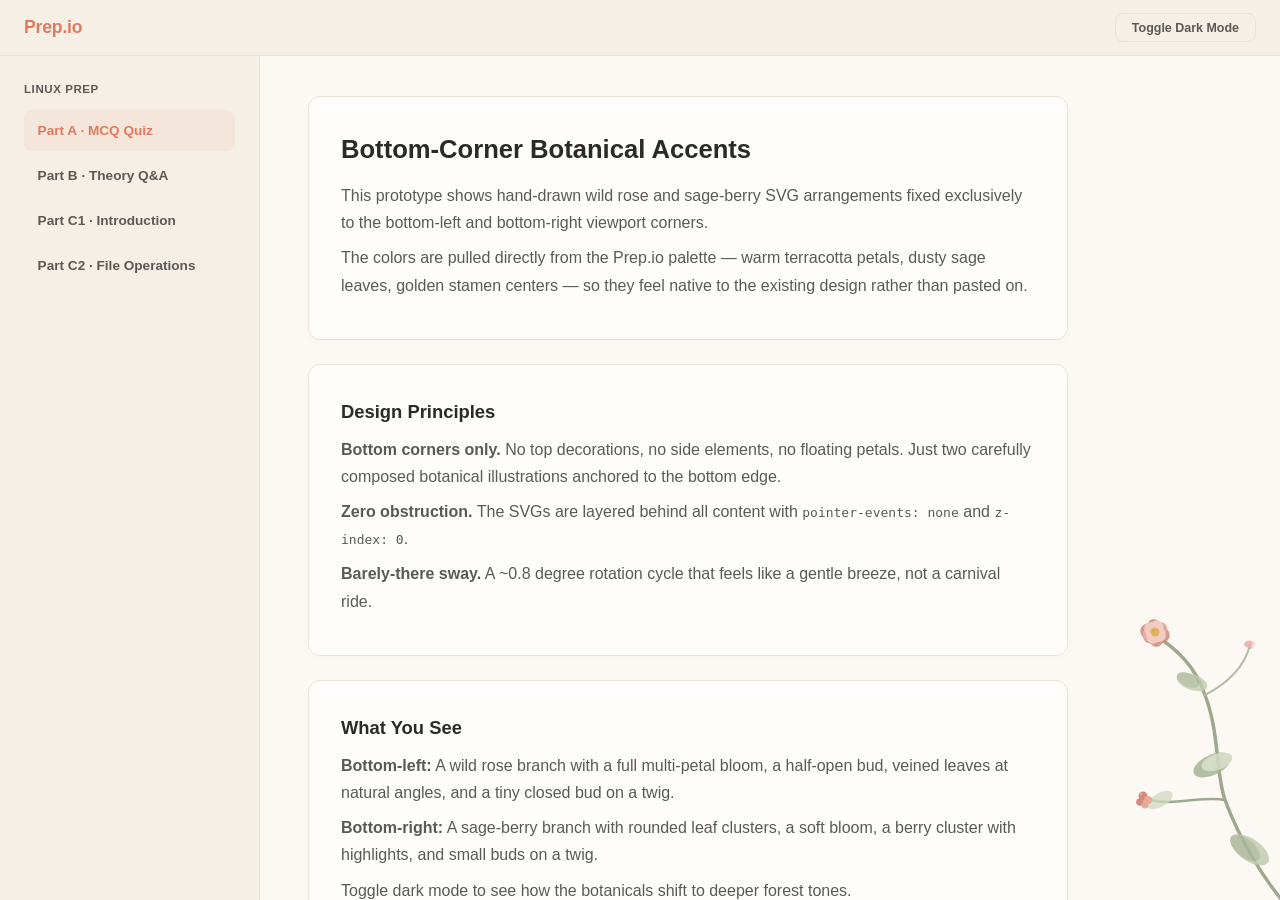
<file: IOT/flower-demo.html>
<!DOCTYPE html>
<html lang="en">
<head>
  <meta charset="UTF-8">
  <meta name="viewport" content="width=device-width, initial-scale=1.0">
  <title>Bottom Corner Botanicals — Design Prototype</title>
  <link rel="stylesheet" href="flower-demo.css">
</head>
<body>

  <!-- ═══════════════════════════════════════════════════════════
       BOTTOM LEFT CORNER — Wild Rose Branch
       Realistic multi-petal flowers, thorned stem, veined leaves
       ═══════════════════════════════════════════════════════════ -->
  <div class="corner-botanical left">
    <svg viewBox="0 0 320 300" xmlns="http://www.w3.org/2000/svg">
      <!-- Main curved stem rising from bottom-left -->
      <path d="M -10 310 C 20 280, 40 240, 55 200 C 65 170, 60 140, 75 100 C 85 72, 100 55, 120 38"
            fill="none" stroke="var(--stem)" stroke-width="3.5" stroke-linecap="round" />
      <!-- Secondary branch -->
      <path d="M 55 200 C 80 195, 110 210, 135 195"
            fill="none" stroke="var(--stem)" stroke-width="2.5" stroke-linecap="round" />
      <!-- Tertiary twig -->
      <path d="M 75 100 C 45 90, 30 70, 22 50"
            fill="none" stroke="var(--stem-thin)" stroke-width="2" stroke-linecap="round" />

      <!-- ── LEAVES ── Realistic elongated shapes with central veins -->
      <!-- Leaf 1 — large, lower -->
      <g opacity="0.85">
        <path d="M 30 255 C 15 235, 5 215, 20 200 C 32 210, 38 230, 42 248 Z" fill="var(--leaf-1)" />
        <path d="M 30 255 C 44 240, 50 220, 52 205 C 45 215, 40 230, 38 248 Z" fill="var(--leaf-2)" />
        <path d="M 30 255 L 36 225" fill="none" stroke="var(--stem-thin)" stroke-width="0.8" opacity="0.5" />
      </g>
      <!-- Leaf 2 — mid stem, opposite side -->
      <g opacity="0.9">
        <path d="M 62 170 C 80 155, 95 150, 100 160 C 90 165, 75 168, 65 175 Z" fill="var(--leaf-2)" />
        <path d="M 62 170 C 50 155, 42 140, 45 130 C 52 140, 56 155, 60 168 Z" fill="var(--leaf-1)" />
        <path d="M 62 170 L 72 152" fill="none" stroke="var(--stem-thin)" stroke-width="0.7" opacity="0.4" />
      </g>
      <!-- Leaf 3 — near top branch -->
      <g opacity="0.8">
        <path d="M 85 88 C 95 70, 105 62, 112 68 C 105 75, 95 80, 88 90 Z" fill="var(--leaf-3)" />
        <path d="M 85 88 C 72 75, 65 60, 68 52 C 75 60, 80 75, 84 86 Z" fill="var(--leaf-1)" />
      </g>
      <!-- Small leaf on secondary branch -->
      <g opacity="0.7">
        <path d="M 110 205 C 120 192, 132 188, 138 195 C 130 198, 120 202, 112 208 Z" fill="var(--leaf-2)" />
      </g>

      <!-- ── WILD ROSE — Main bloom at top of stem ── -->
      <!-- Back petals (darker, behind) -->
      <g opacity="0.9">
        <ellipse cx="120" cy="38" rx="18" ry="12" fill="var(--petal-deep)" transform="rotate(-20 120 38)" />
        <ellipse cx="120" cy="38" rx="17" ry="11" fill="var(--petal-deep)" transform="rotate(50 120 38)" />
        <ellipse cx="120" cy="38" rx="16" ry="10" fill="var(--petal-deep)" transform="rotate(120 120 38)" />
      </g>
      <!-- Front petals (lighter, overlapping) -->
      <g>
        <ellipse cx="120" cy="36" rx="16" ry="11" fill="var(--petal-rose)" transform="rotate(-40 120 36)" />
        <ellipse cx="120" cy="36" rx="15" ry="10" fill="var(--petal-rose)" transform="rotate(30 120 36)" />
        <ellipse cx="120" cy="36" rx="14" ry="10" fill="var(--petal-blush)" transform="rotate(95 120 36)" />
        <ellipse cx="120" cy="36" rx="15" ry="9" fill="var(--petal-blush)" transform="rotate(160 120 36)" />
        <ellipse cx="120" cy="36" rx="13" ry="9" fill="var(--petal-blush)" transform="rotate(-80 120 36)" />
      </g>
      <!-- Flower center — stamens -->
      <circle cx="120" cy="36" r="5" fill="var(--petal-center)" />
      <circle cx="118" cy="34" r="1.2" fill="#D4A24A" />
      <circle cx="122" cy="34" r="1" fill="#D4A24A" />
      <circle cx="120" cy="38" r="1.1" fill="#D4A24A" />

      <!-- ── SMALL BUD on secondary branch ── -->
      <g>
        <ellipse cx="137" cy="192" rx="7" ry="5" fill="var(--petal-blush)" transform="rotate(-15 137 192)" />
        <ellipse cx="137" cy="192" rx="6" ry="4.5" fill="var(--petal-rose)" transform="rotate(25 137 192)" />
        <path d="M 134 196 C 136 200, 138 200, 140 196" fill="var(--bud-sage)" />
      </g>

      <!-- ── TINY BUD on tertiary twig ── -->
      <g opacity="0.85">
        <ellipse cx="22" cy="48" rx="5" ry="3.5" fill="var(--petal-blush)" transform="rotate(10 22 48)" />
        <path d="M 19 51 C 21 54, 23 54, 25 51" fill="var(--bud-sage)" />
      </g>
    </svg>
  </div>

  <!-- ═══════════════════════════════════════════════════════════
       BOTTOM RIGHT CORNER — Sage & Berry Branch
       Rounded sage leaves, tiny berries, delicate fronds
       ═══════════════════════════════════════════════════════════ -->
  <div class="corner-botanical right">
    <svg viewBox="0 0 320 300" xmlns="http://www.w3.org/2000/svg">
      <!-- Main stem from bottom-right -->
      <path d="M 330 310 C 300 275, 280 240, 265 200 C 255 170, 260 135, 245 95 C 235 65, 215 48, 195 35"
            fill="none" stroke="var(--stem)" stroke-width="3.5" stroke-linecap="round" />
      <!-- Secondary branch sweeping left -->
      <path d="M 265 200 C 240 195, 210 208, 185 198"
            fill="none" stroke="var(--stem)" stroke-width="2.5" stroke-linecap="round" />
      <!-- Tertiary twig upward -->
      <path d="M 245 95 C 270 82, 285 65, 290 45"
            fill="none" stroke="var(--stem-thin)" stroke-width="2" stroke-linecap="round" />

      <!-- ── SAGE LEAVES — rounded, soft shapes ── -->
      <!-- Leaf cluster 1 — lower -->
      <g opacity="0.85">
        <ellipse cx="290" cy="250" rx="22" ry="11" fill="var(--leaf-1)" transform="rotate(35 290 250)" />
        <ellipse cx="285" cy="248" rx="18" ry="9" fill="var(--leaf-2)" transform="rotate(40 285 248)" />
        <path d="M 290 250 L 278 238" fill="none" stroke="var(--stem-thin)" stroke-width="0.7" opacity="0.4" />
      </g>
      <!-- Leaf cluster 2 — mid, opposite side -->
      <g opacity="0.9">
        <ellipse cx="252" cy="165" rx="20" ry="10" fill="var(--leaf-2)" transform="rotate(-25 252 165)" />
        <ellipse cx="257" cy="162" rx="16" ry="8" fill="var(--leaf-3)" transform="rotate(-20 257 162)" />
        <path d="M 252 165 L 265 153" fill="none" stroke="var(--stem-thin)" stroke-width="0.7" opacity="0.4" />
      </g>
      <!-- Leaf cluster 3 — upper -->
      <g opacity="0.8">
        <ellipse cx="232" cy="82" rx="16" ry="8" fill="var(--leaf-1)" transform="rotate(20 232 82)" />
        <ellipse cx="228" cy="80" rx="12" ry="6.5" fill="var(--leaf-2)" transform="rotate(25 228 80)" />
      </g>
      <!-- Small leaf on secondary branch -->
      <g opacity="0.75">
        <ellipse cx="200" cy="200" rx="14" ry="7" fill="var(--leaf-3)" transform="rotate(-30 200 200)" />
      </g>

      <!-- ── BERRY CLUSTER at secondary branch tip ── -->
      <g>
        <circle cx="183" cy="196" r="4.5" fill="var(--petal-deep)" />
        <circle cx="188" cy="200" r="4" fill="var(--petal-rose)" />
        <circle cx="180" cy="202" r="3.8" fill="var(--petal-deep)" />
        <circle cx="185" cy="205" r="3.5" fill="var(--petal-rose)" />
        <!-- Berry highlights -->
        <circle cx="181" cy="194" r="1" fill="var(--petal-blush)" opacity="0.6" />
        <circle cx="187" cy="198" r="0.8" fill="var(--petal-blush)" opacity="0.5" />
      </g>

      <!-- ── FLOWER — Soft bloom at top of stem ── -->
      <!-- Back petals -->
      <g opacity="0.85">
        <ellipse cx="195" cy="33" rx="15" ry="10" fill="var(--petal-deep)" transform="rotate(15 195 33)" />
        <ellipse cx="195" cy="33" rx="14" ry="9" fill="var(--petal-deep)" transform="rotate(80 195 33)" />
        <ellipse cx="195" cy="33" rx="13" ry="9" fill="var(--petal-deep)" transform="rotate(145 195 33)" />
      </g>
      <!-- Front petals -->
      <g>
        <ellipse cx="195" cy="32" rx="13" ry="9" fill="var(--petal-rose)" transform="rotate(-30 195 32)" />
        <ellipse cx="195" cy="32" rx="12" ry="8.5" fill="var(--petal-blush)" transform="rotate(40 195 32)" />
        <ellipse cx="195" cy="32" rx="12" ry="8" fill="var(--petal-blush)" transform="rotate(110 195 32)" />
        <ellipse cx="195" cy="32" rx="11" ry="8" fill="var(--petal-blush)" transform="rotate(-70 195 32)" />
      </g>
      <!-- Center -->
      <circle cx="195" cy="32" r="4.5" fill="var(--petal-center)" />
      <circle cx="193" cy="30.5" r="1" fill="#D4A24A" />
      <circle cx="197" cy="30.5" r="0.8" fill="#D4A24A" />

      <!-- ── TINY BUDS on tertiary twig ── -->
      <g opacity="0.8">
        <ellipse cx="290" cy="44" rx="5" ry="3.5" fill="var(--petal-blush)" transform="rotate(-10 290 44)" />
        <ellipse cx="288" cy="44" rx="4" ry="3" fill="var(--petal-rose)" transform="rotate(-15 288 44)" />
        <path d="M 287 47 C 289 50, 291 50, 293 47" fill="var(--bud-sage)" />
      </g>
    </svg>
  </div>

  <!-- ══════════════════════════════════════════════════════════
       MOCK APP LAYOUT — Matches Prep.io structure
       ══════════════════════════════════════════════════════════ -->
  <header>
    <div class="brand">Prep.io</div>
    <button class="theme-toggle" id="theme-toggle-btn">Toggle Dark Mode</button>
  </header>

  <div class="container">
    <aside class="sidebar">
      <div class="sidebar-title">Linux Prep</div>
      <ul class="sidebar-menu">
        <li class="sidebar-item active">Part A · MCQ Quiz</li>
        <li class="sidebar-item">Part B · Theory Q&A</li>
        <li class="sidebar-item">Part C1 · Introduction</li>
        <li class="sidebar-item">Part C2 · File Operations</li>
      </ul>
    </aside>

    <main class="content">
      <div class="card">
        <h1>Bottom-Corner Botanical Accents</h1>
        <p>
          This prototype shows hand-drawn wild rose and sage-berry SVG arrangements 
          fixed exclusively to the bottom-left and bottom-right viewport corners.
        </p>
        <p>
          The colors are pulled directly from the Prep.io palette — warm terracotta 
          petals, dusty sage leaves, golden stamen centers — so they feel native to 
          the existing design rather than pasted on.
        </p>
      </div>

      <div class="card">
        <h2>Design Principles</h2>
        <p>
          <strong>Bottom corners only.</strong> No top decorations, no side elements, 
          no floating petals. Just two carefully composed botanical illustrations 
          anchored to the bottom edge.
        </p>
        <p>
          <strong>Zero obstruction.</strong> The SVGs are layered behind all content 
          with <code>pointer-events: none</code> and <code>z-index: 0</code>.
        </p>
        <p>
          <strong>Barely-there sway.</strong> A ~0.8 degree rotation cycle that feels 
          like a gentle breeze, not a carnival ride.
        </p>
      </div>

      <div class="card">
        <h2>What You See</h2>
        <p>
          <strong>Bottom-left:</strong> A wild rose branch with a full multi-petal bloom, 
          a half-open bud, veined leaves at natural angles, and a tiny closed bud on a twig.
        </p>
        <p>
          <strong>Bottom-right:</strong> A sage-berry branch with rounded leaf clusters, 
          a soft bloom, a berry cluster with highlights, and small buds on a twig.
        </p>
        <p>
          Toggle dark mode to see how the botanicals shift to deeper forest tones.
        </p>
      </div>
    </main>
  </div>

  <script>
    document.getElementById('theme-toggle-btn').addEventListener('click', () => {
      document.body.classList.toggle('dark-theme');
    });
  </script>

</body>
</html>
</file>
<file: IOT/flower-demo.css>
/* ============================================================
   BOTTOM-CORNER BOTANICALS — DESIGN PROTOTYPE
   Palette matched to Prep.io: warm terracotta, sage, cream
   ============================================================ */

:root {
  --bg-color: #FCF9F5;
  --sidebar-bg: #F5EFE6;
  --text-primary: #2C2A29;
  --text-secondary: #5C5856;
  --border-color: #EBE3D5;
  --accent: #E07A5F;
  --sage: #81B29A;

  /* Botanical palette — warm earth tones */
  --stem: #9EA88D;
  --stem-thin: #B3BCA4;
  --leaf-1: #C2CCAF;
  --leaf-2: #AAB898;
  --leaf-3: #D1D9C0;
  --petal-blush: #F2CCC3;
  --petal-rose: #E8A99A;
  --petal-deep: #D08B7A;
  --petal-center: #E3B261;
  --bud-sage: #A8BFAC;
}

body.dark-theme {
  --bg-color: #181514;
  --sidebar-bg: #201C1A;
  --text-primary: #EAE3DC;
  --text-secondary: #B5AAA0;
  --border-color: #38302C;
  --accent: #E99D87;
  --sage: #6D9E85;

  --stem: #6B7A5F;
  --stem-thin: #7D8A70;
  --leaf-1: #7A8E6C;
  --leaf-2: #6C7D60;
  --leaf-3: #8A9B78;
  --petal-blush: #B28A80;
  --petal-rose: #C9806E;
  --petal-deep: #A06050;
  --petal-center: #C9A04E;
  --bud-sage: #7A9B82;
}

* { margin: 0; padding: 0; box-sizing: border-box; }

body {
  font-family: 'Outfit', -apple-system, BlinkMacSystemFont, "Segoe UI", Roboto, sans-serif;
  background-color: var(--bg-color);
  color: var(--text-primary);
  line-height: 1.6;
  height: 100vh;
  overflow: hidden;
  display: flex;
  flex-direction: column;
  transition: background-color 0.35s ease, color 0.35s ease;
}

/* ── HEADER ── */
header {
  height: 56px;
  background-color: var(--sidebar-bg);
  border-bottom: 1px solid var(--border-color);
  display: flex;
  align-items: center;
  justify-content: space-between;
  padding: 0 1.5rem;
  z-index: 50;
}

.brand {
  font-weight: 700;
  font-size: 1.1rem;
  color: var(--accent);
  letter-spacing: -0.01em;
}

.theme-toggle {
  background: none;
  border: 1.5px solid var(--border-color);
  color: var(--text-secondary);
  padding: 0.4rem 1rem;
  border-radius: 8px;
  font-family: inherit;
  font-weight: 600;
  font-size: 0.78rem;
  cursor: pointer;
  transition: all 0.2s ease;
}

.theme-toggle:hover {
  border-color: var(--accent);
  color: var(--accent);
}

/* ── LAYOUT ── */
.container {
  display: flex;
  flex: 1;
  height: calc(100vh - 56px);
  position: relative;
  overflow: hidden;
}

aside.sidebar {
  width: 260px;
  background-color: var(--sidebar-bg);
  border-right: 1px solid var(--border-color);
  padding: 1.5rem;
  overflow-y: auto;
}

.sidebar-title {
  font-size: 0.72rem;
  text-transform: uppercase;
  font-weight: 700;
  letter-spacing: 0.05em;
  color: var(--text-secondary);
  margin-bottom: 0.75rem;
}

.sidebar-menu { list-style: none; }

.sidebar-item {
  padding: 0.6rem 0.85rem;
  border-radius: 8px;
  font-size: 0.85rem;
  font-weight: 550;
  color: var(--text-secondary);
  cursor: pointer;
  margin-bottom: 0.25rem;
  transition: all 0.2s ease;
}

.sidebar-item.active {
  background-color: rgba(224, 122, 95, 0.08);
  color: var(--accent);
  font-weight: 600;
}

main.content {
  flex: 1;
  padding: 2.5rem 3rem;
  overflow-y: auto;
}

.card {
  background-color: #FFFDFB;
  border: 1px solid var(--border-color);
  border-radius: 12px;
  padding: 2rem;
  margin-bottom: 1.5rem;
  max-width: 760px;
  box-shadow: 0 2px 8px rgba(44, 42, 41, 0.02);
}

body.dark-theme .card {
  background-color: #201C1A;
}

.card h1 {
  font-size: 1.6rem;
  font-weight: 700;
  margin-bottom: 0.75rem;
}

.card h2 {
  font-size: 1.15rem;
  font-weight: 700;
  margin-bottom: 0.6rem;
}

.card p {
  color: var(--text-secondary);
  line-height: 1.7;
  margin-bottom: 0.5rem;
}

/* ============================================================
   BOTTOM CORNER BOTANICAL ARRANGEMENTS
   Fixed to viewport, layered behind everything, zero obstruction
   ============================================================ */

.corner-botanical {
  position: fixed;
  bottom: 0;
  pointer-events: none;
  z-index: 0;
  overflow: visible;
  transition: opacity 0.4s ease;
}

.corner-botanical.left {
  left: 0;
  width: 320px;
  height: 300px;
}

.corner-botanical.right {
  right: 0;
  width: 320px;
  height: 300px;
}

.corner-botanical svg {
  width: 100%;
  height: 100%;
  display: block;
  overflow: visible;
}

/* Gentle sway — extremely subtle, like a real plant */
@keyframes gentleSway {
  0%, 100% { transform: rotate(0deg); }
  50% { transform: rotate(0.8deg); }
}

.corner-botanical.left {
  transform-origin: bottom left;
  animation: gentleSway 8s ease-in-out infinite;
}

.corner-botanical.right {
  transform-origin: bottom right;
  animation: gentleSway 10s ease-in-out infinite reverse;
}

/* ── RESPONSIVE ── */
@media (max-width: 900px) {
  aside.sidebar { display: none; }
  main.content { padding: 1.5rem; }

  .corner-botanical.left,
  .corner-botanical.right {
    width: 180px;
    height: 170px;
  }
}

@media (max-width: 500px) {
  .corner-botanical.left,
  .corner-botanical.right {
    width: 120px;
    height: 110px;
  }
}
</file>
